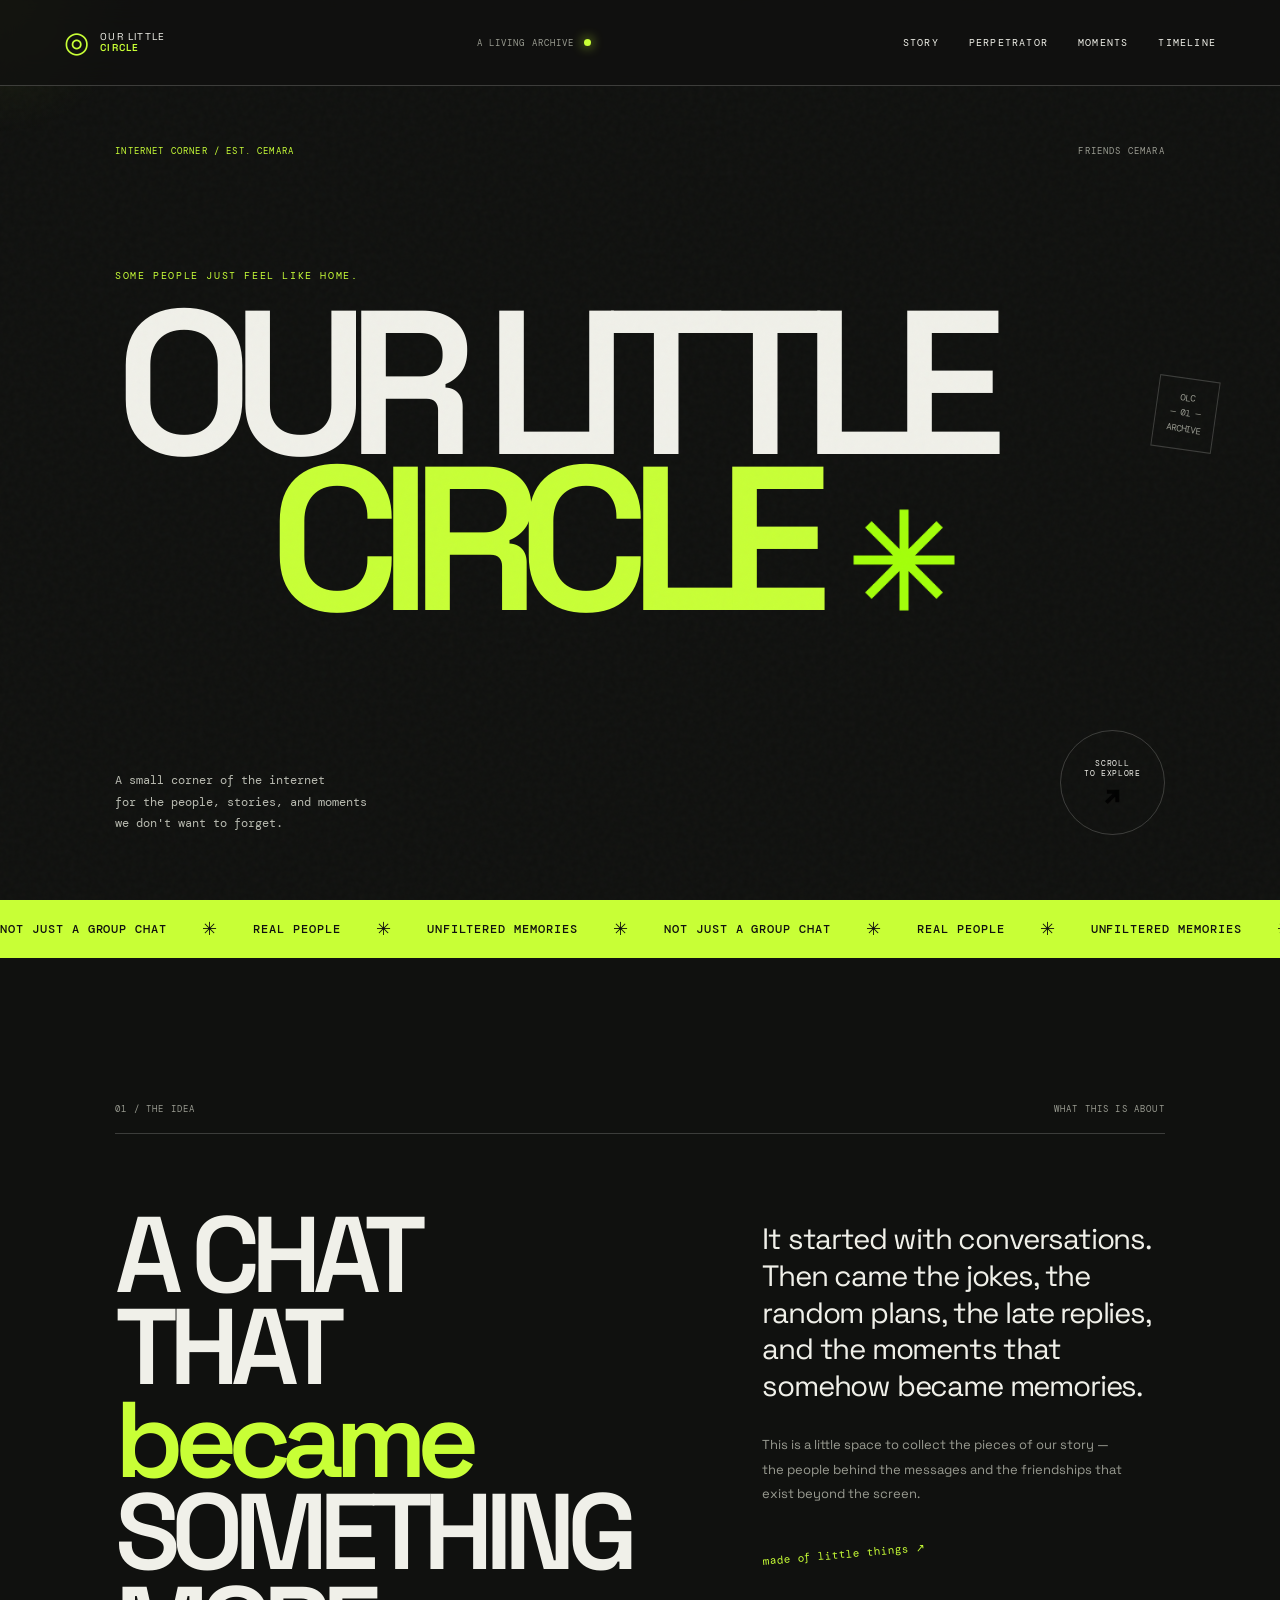
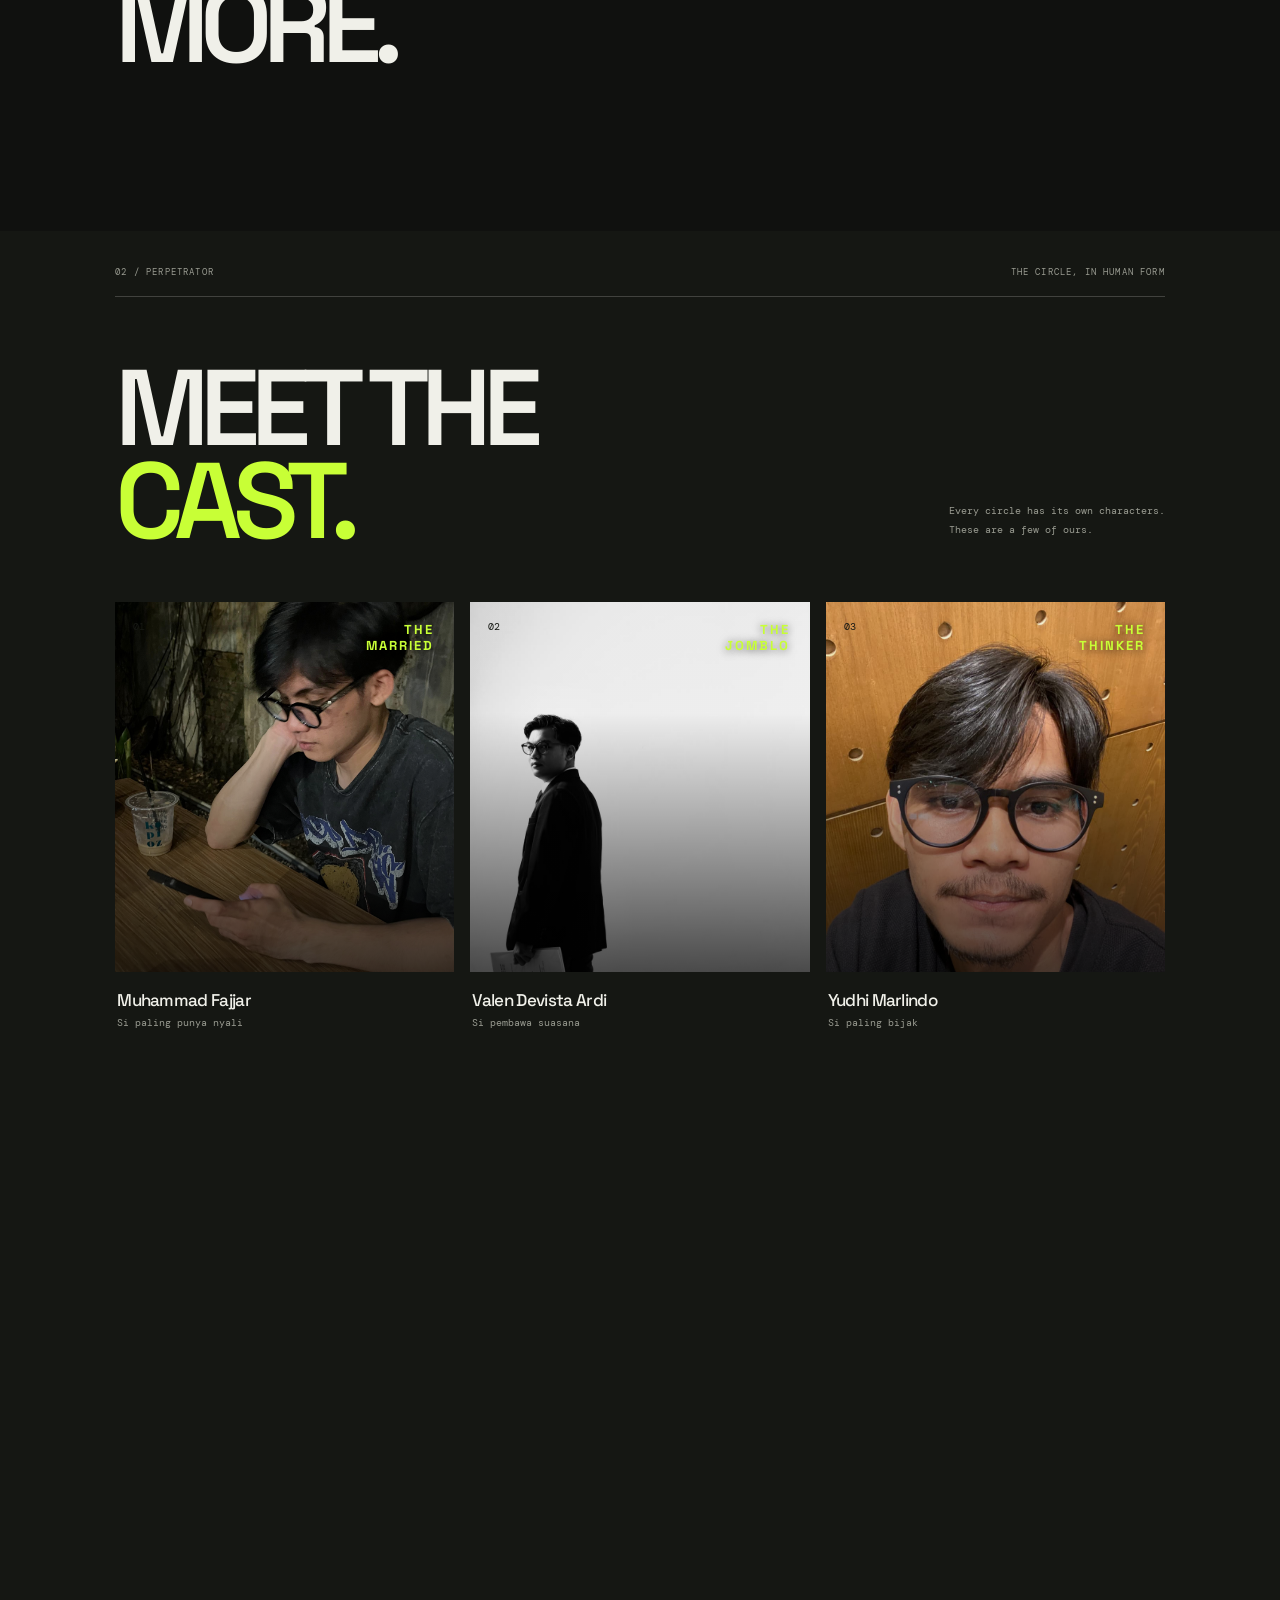
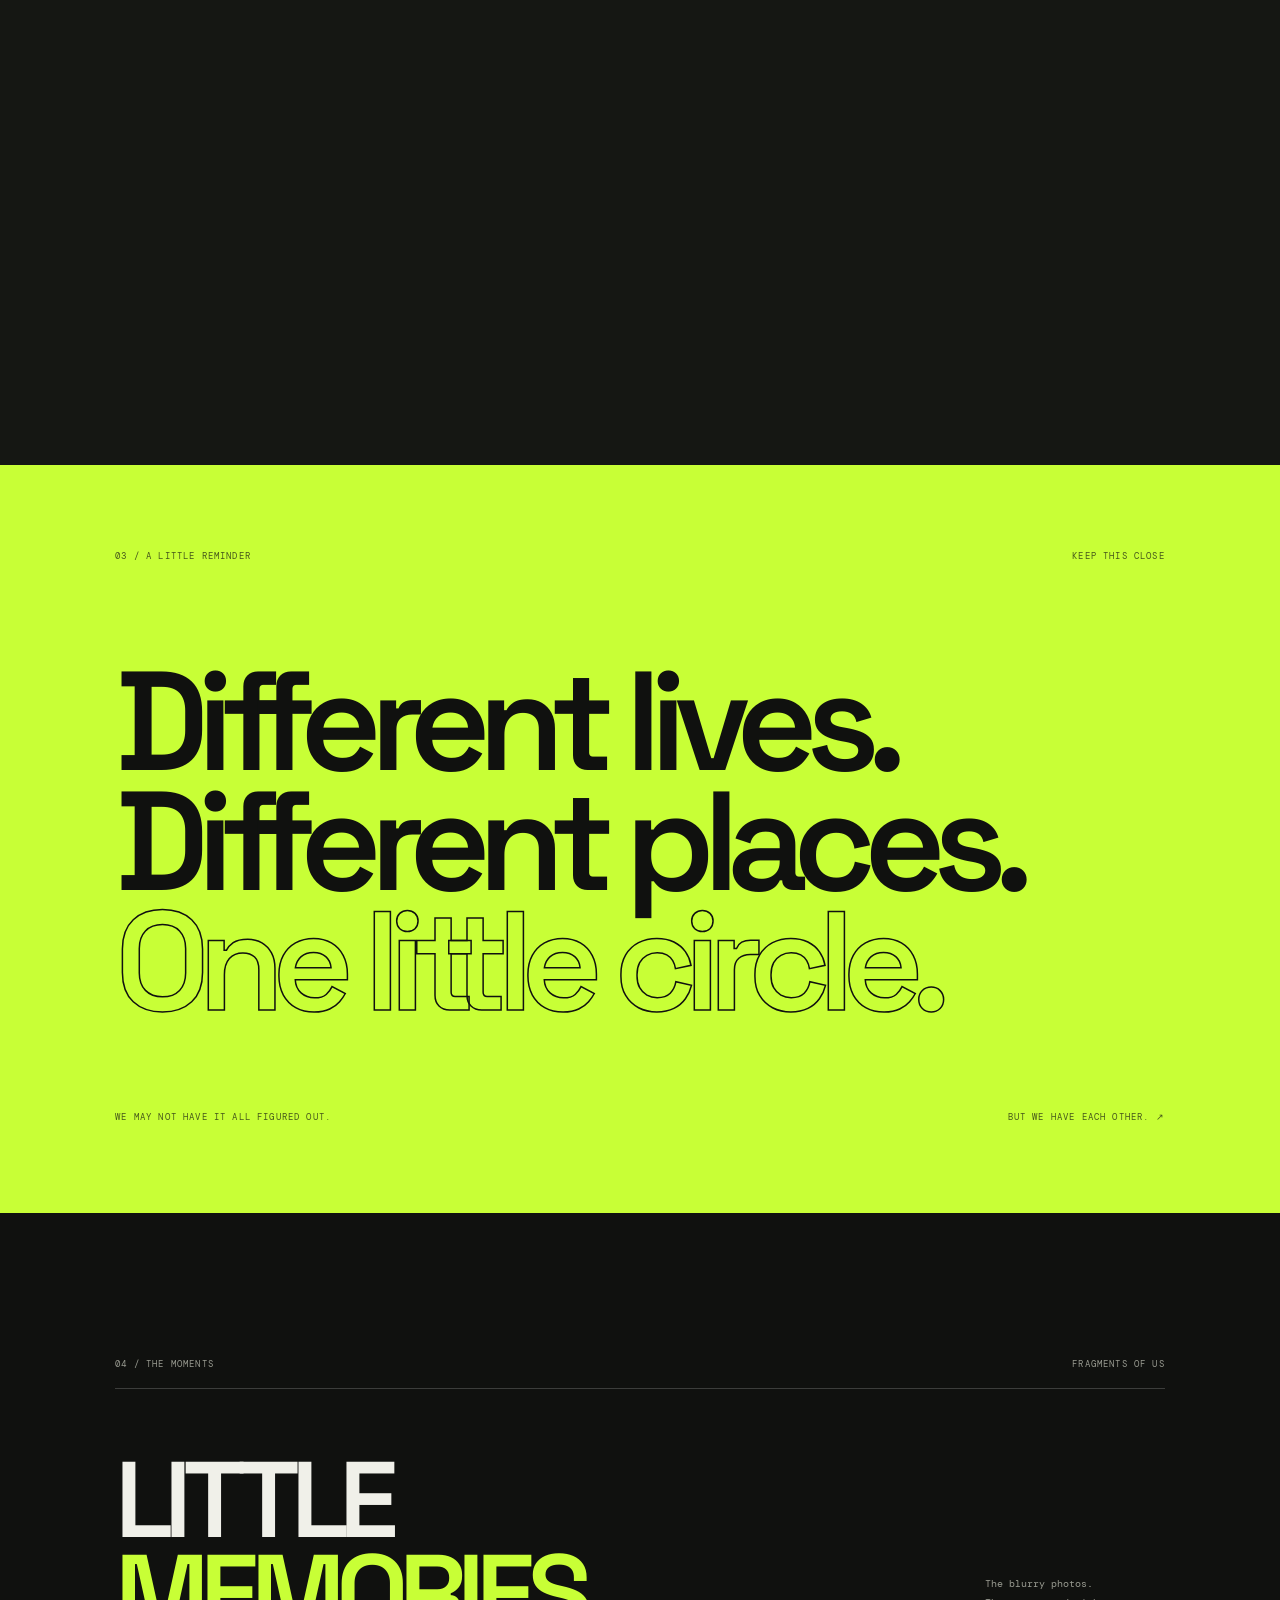
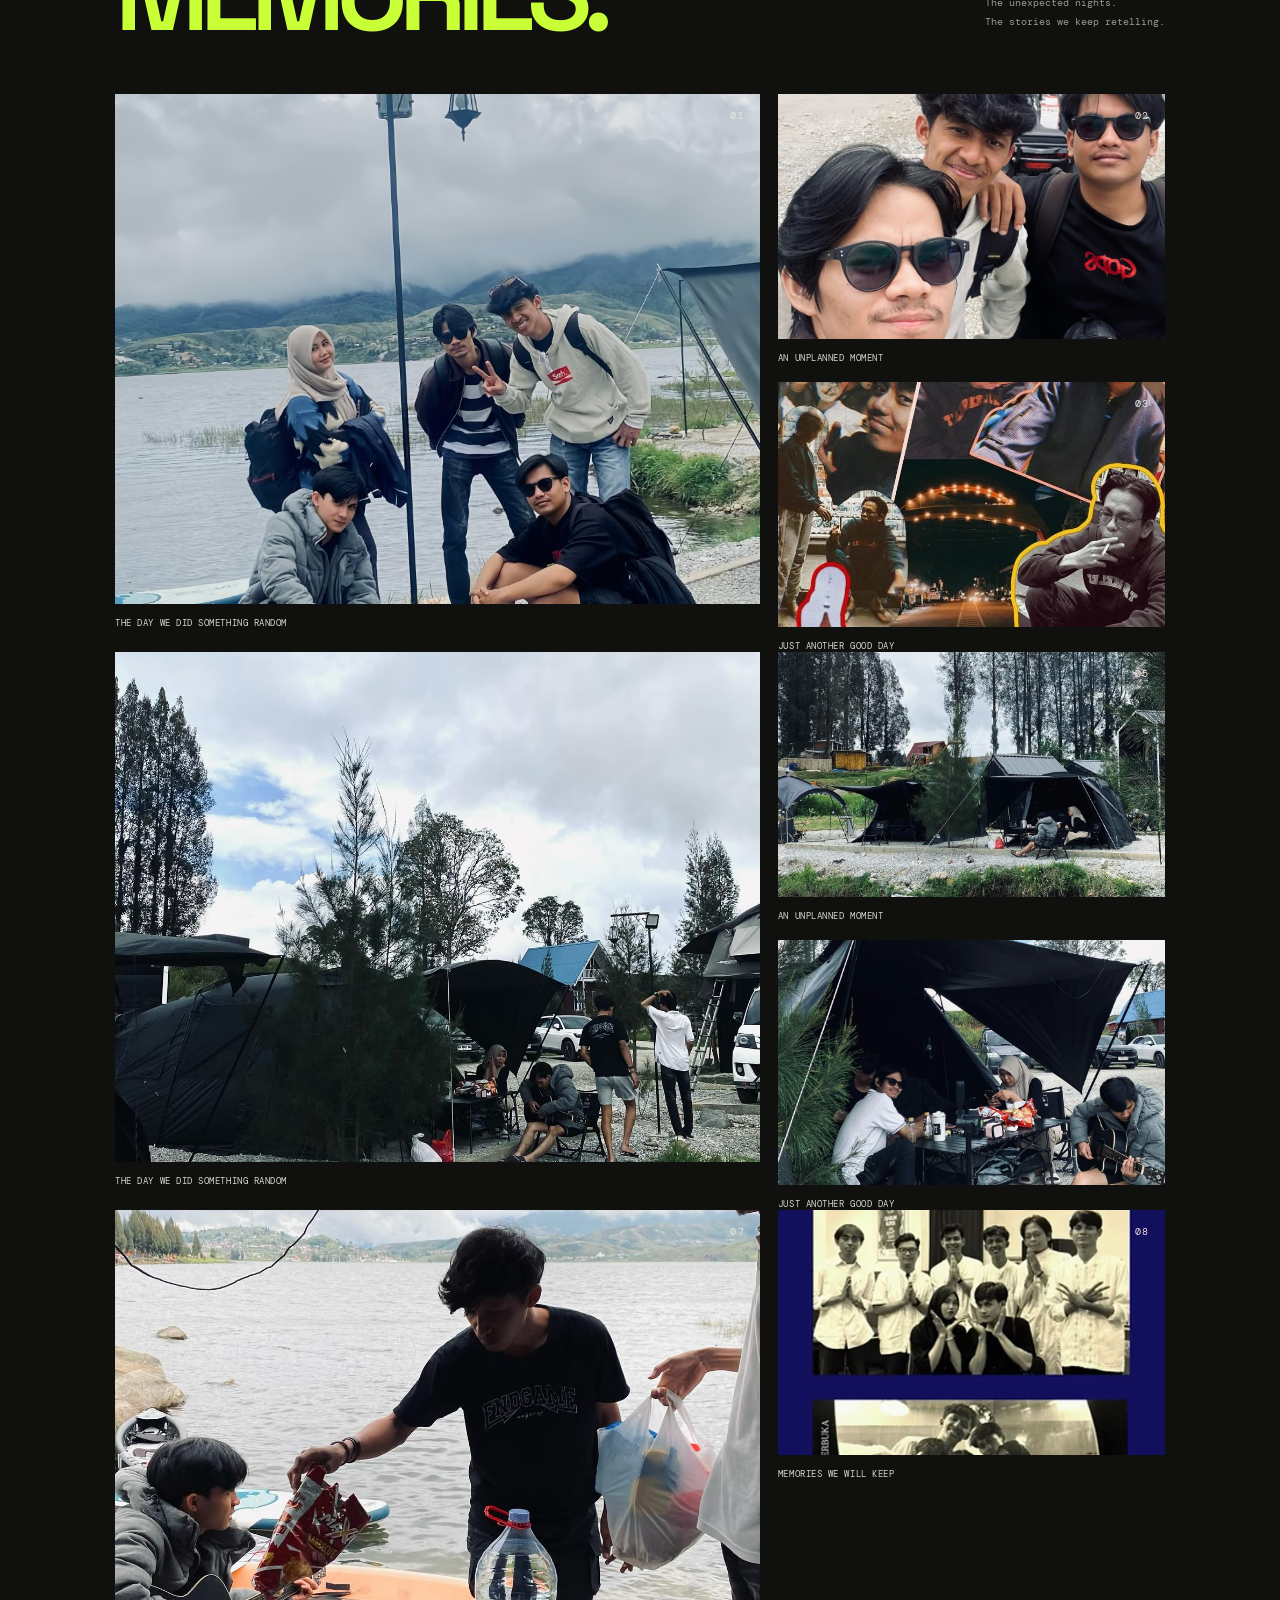
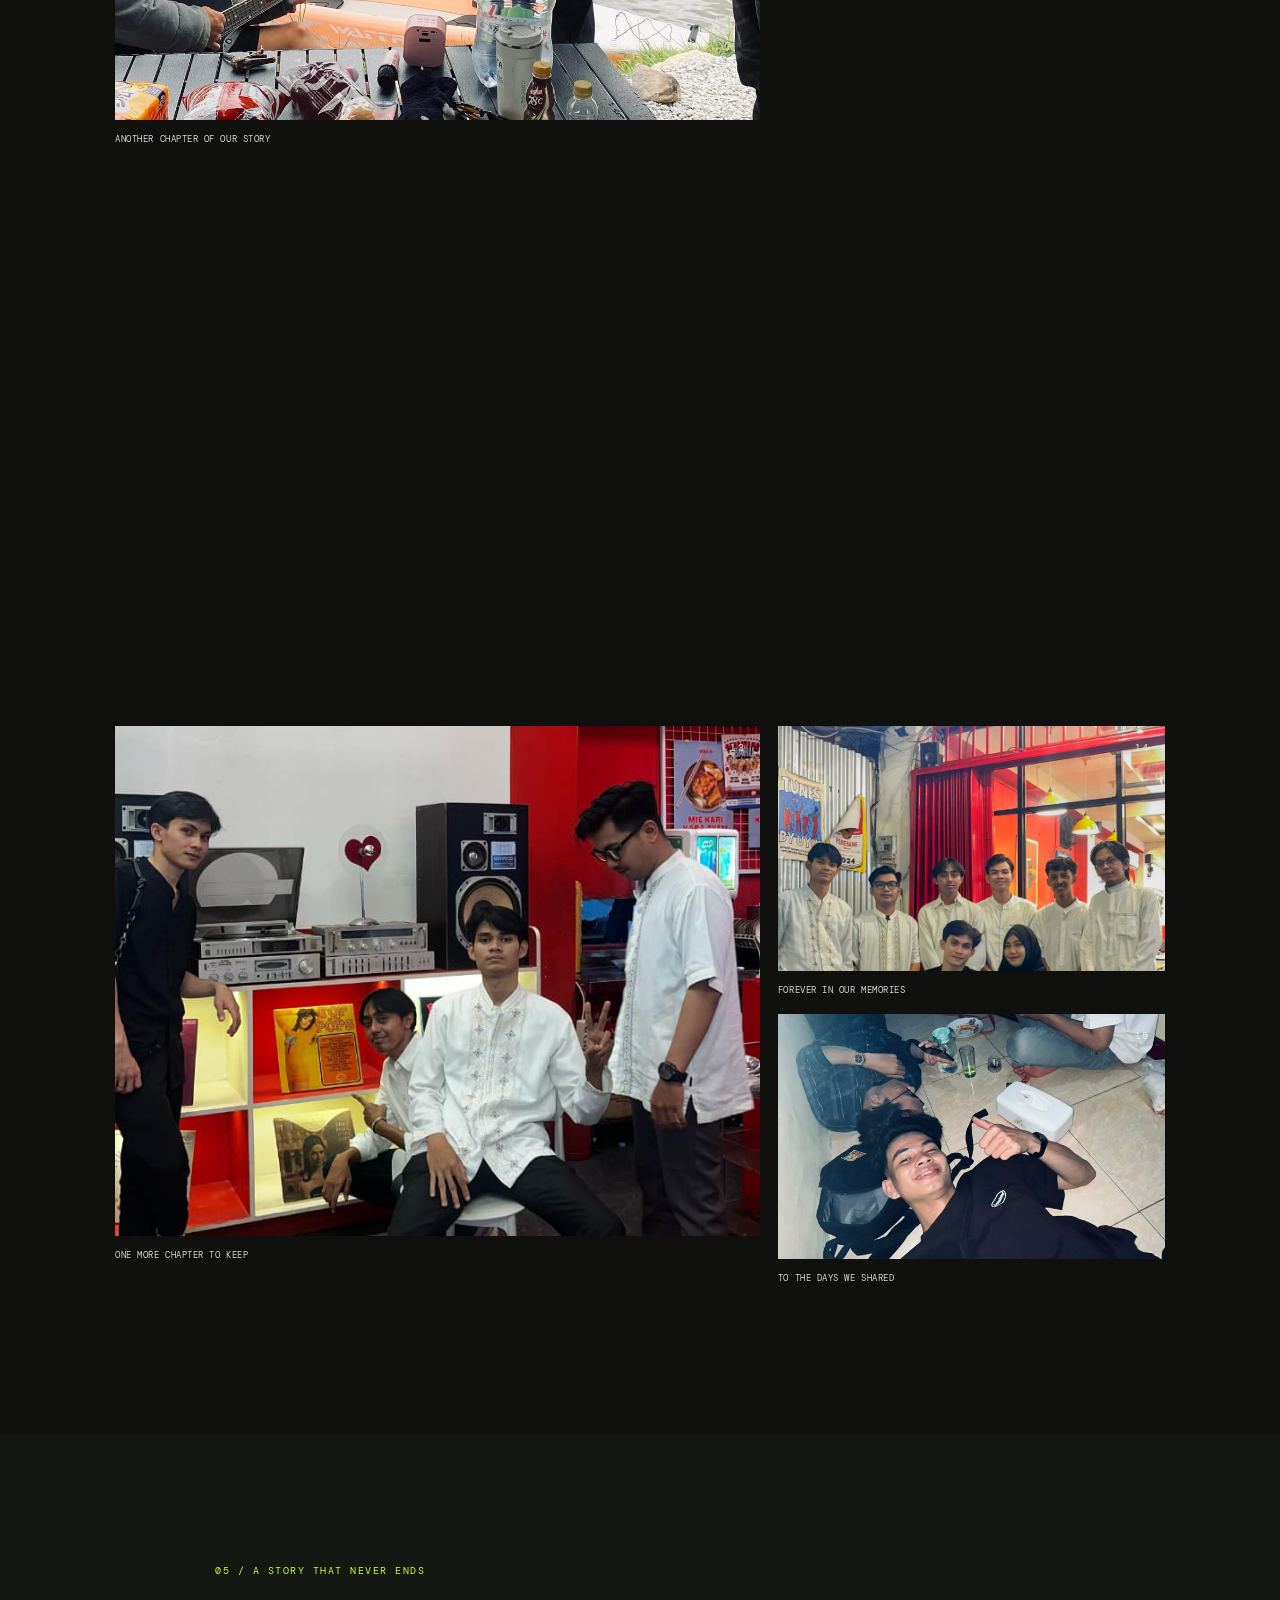
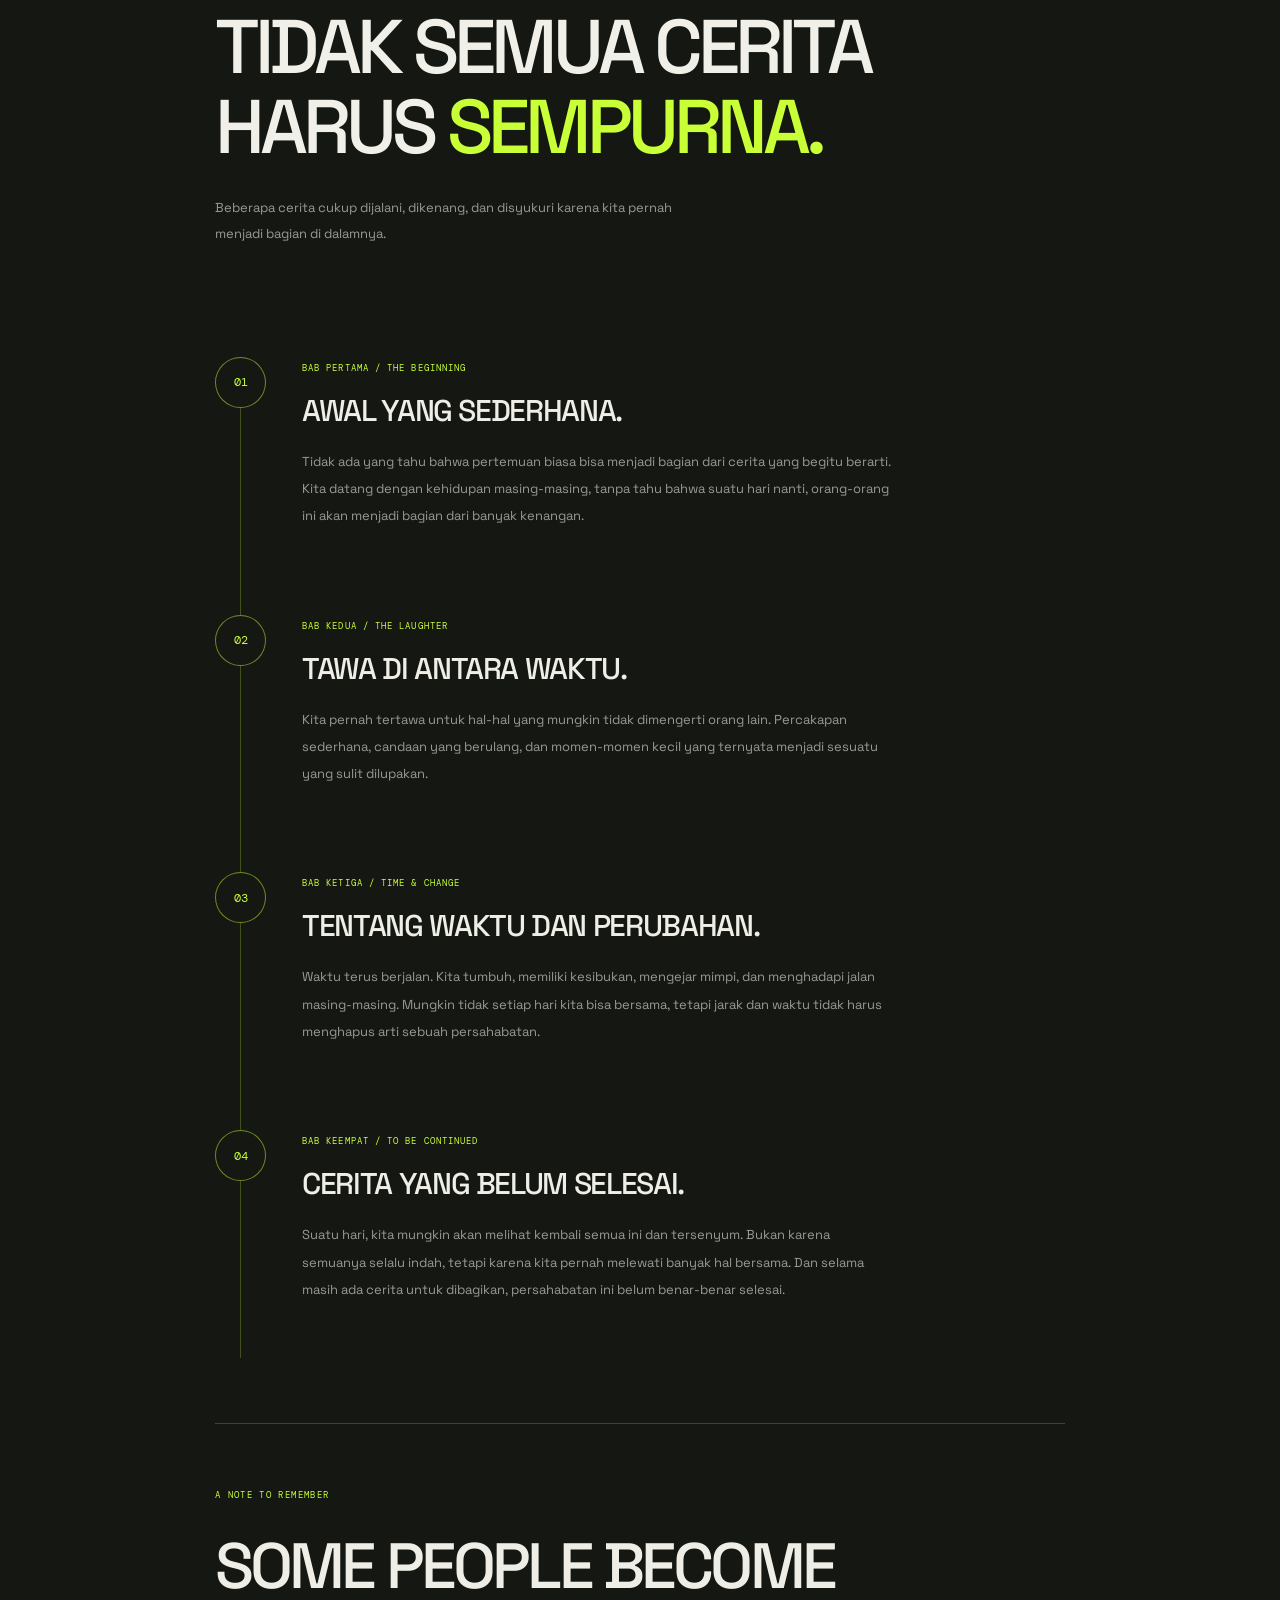
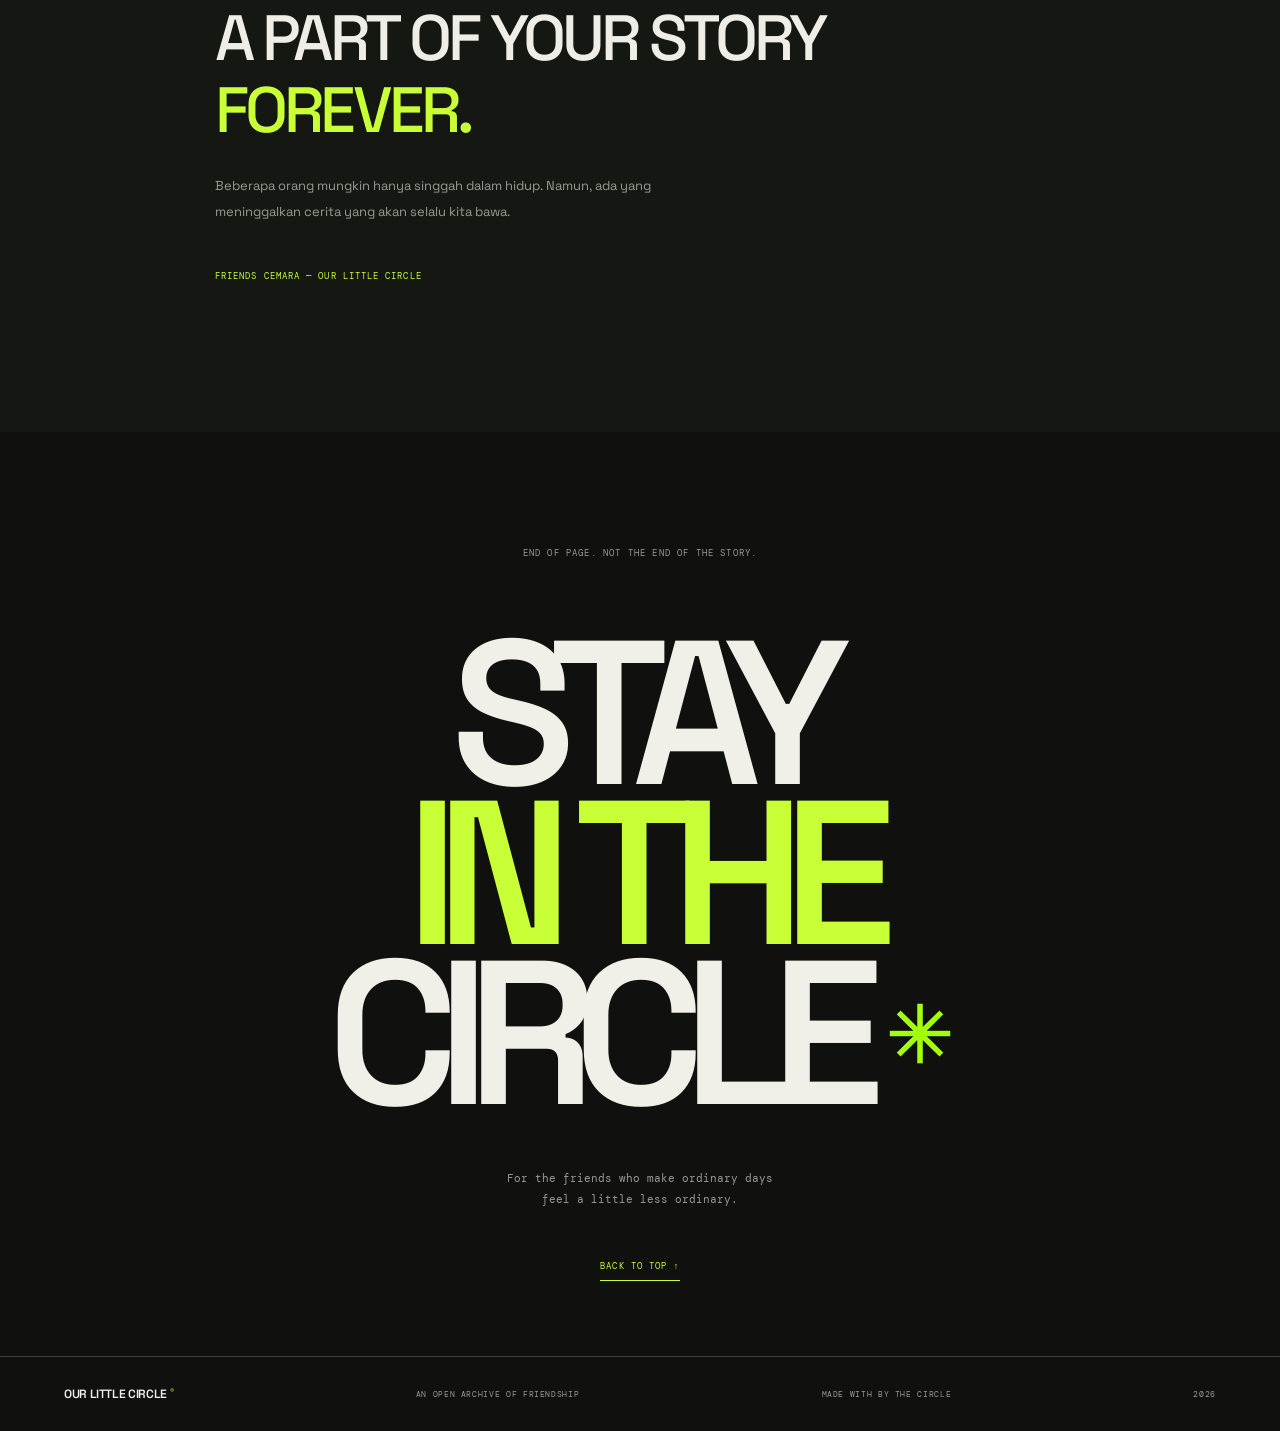
<file: index.html>
<!DOCTYPE html>
<html lang="id">
<head>
  <meta charset="UTF-8">
  <meta name="viewport" content="width=device-width, initial-scale=1.0">
  <meta name="description" content="Our Little Circle — arsip kecil tentang orang-orang, cerita, dan momen yang berarti.">
  <meta name="theme-color" content="#10110f">

  <title>Our Little Circle — A Living Archive</title>

  <link rel="preconnect" href="https://fonts.googleapis.com">
  <link rel="preconnect" href="https://fonts.gstatic.com" crossorigin>

  <link href="https://fonts.googleapis.com/css2?family=DM+Mono:wght@400;500&family=Space+Grotesk:wght@400;500;600;700&display=swap" rel="stylesheet">

  <link rel="stylesheet" href="style.css">
  <script src="script.js" defer></script>
</head>

<body>

  <div class="noise" aria-hidden="true"></div>
  <div class="cursor-glow" aria-hidden="true"></div>

  <!-- HEADER -->
  <header class="topbar">

    <a class="brand" href="#top" aria-label="Our Little Circle, kembali ke atas">
      <span class="brand-mark">◎</span>
      <span>OUR LITTLE<br><b>CIRCLE</b></span>
    </a>

    <span class="top-note">
      A LIVING ARCHIVE
      <span class="live-dot"></span>
    </span>

    <button class="menu-toggle" aria-label="Buka menu" aria-expanded="false">
      <span></span>
      <span></span>
    </button>

    <nav class="nav">
      <a href="#about">STORY</a>
      <a href="#people">PERPETRATOR</a>
      <a href="#moments">MOMENTS</a>
      <a href="#timeline">TIMELINE</a>
    </nav>

  </header>

  <main id="top">

    <!-- HERO -->
    <section class="hero section-pad">

      <div class="hero-meta reveal">
        <span>INTERNET CORNER / EST. CEMARA</span>
        <span>FRIENDS CEMARA</span>
      </div>

      <div class="hero-title-wrap">

        <p class="eyebrow reveal">
          SOME PEOPLE JUST FEEL LIKE HOME.
        </p>


        <h1 class="hero-title">
            <span class="title-line reveal">OUR LITTLE</span>
        
            <span class="title-line title-line-two reveal">
                <em>CIRCLE</em>
        
                <span class="asterisk">
                    <img src="assets/icons/bintang.png" alt="Dekorasi">
                </span>
            </span>
        </h1>


      </div>

      <div class="hero-bottom reveal">

        <p class="hero-description">
          A small corner of the internet<br>
          for the people, stories, and moments<br>
          we don't want to forget.
        </p>


        <a class="round-link" href="#about" aria-label="Jelajahi cerita">
            <span>SCROLL<br>TO EXPLORE</span>
        
            <b class="round-arrow">
                <img src="assets/icons/panah.png" alt="">
            </b>
        </a>


      </div>

      <div class="hero-stamp" aria-hidden="true">
        OLC<br>— 01 —<br>ARCHIVE
      </div>

    </section>

    <!-- TICKER -->
    <section class="ticker" aria-label="Kata-kata tentang komunitas">

      <div class="ticker-track">
        <span>NOT JUST A GROUP CHAT</span>
        <i>✳</i>
        <span>REAL PEOPLE</span>
        <i>✳</i>
        <span>UNFILTERED MEMORIES</span>
        <i>✳</i>
        <span>NOT JUST A GROUP CHAT</span>
        <i>✳</i>
        <span>REAL PEOPLE</span>
        <i>✳</i>
        <span>UNFILTERED MEMORIES</span>
        <i>✳</i>
      </div>

    </section>

    <!-- ABOUT -->
    <section class="intro section-pad" id="about">

      <div class="section-kicker reveal">
        <span>01 / THE IDEA</span>
        <span>WHAT THIS IS ABOUT</span>
      </div>

      <div class="intro-grid">

        <h2 class="section-heading reveal">
          A CHAT<br>
          THAT <em>became</em><br>
          SOMETHING MORE.
        </h2>

        <div class="intro-copy reveal">

          <p class="big-copy">
            It started with conversations. Then came the jokes,
            the random plans, the late replies, and the moments
            that somehow became memories.
          </p>

          <p>
            This is a little space to collect the pieces of our story —
            the people behind the messages and the friendships
            that exist beyond the screen.
          </p>

          <span class="hand-note">made of little things ↗</span>

        </div>

      </div>

    </section>

    <!-- MEMBERS -->
    <section class="people section-pad" id="people">

      <div class="section-kicker reveal">
        <span>02 / PERPETRATOR</span>
        <span>THE CIRCLE, IN HUMAN FORM</span>
      </div>

      <div class="section-title-row reveal">

        <h2 class="section-heading">
          MEET THE<br>
          <em>CAST.</em>
        </h2>

        <p class="side-caption">
          Every circle has its own characters.<br>
          These are a few of ours.
        </p>

      </div>

      <div class="member-grid">

        <!-- MEMBER 01 -->
        <article class="member-card reveal">
          <div class="member-visual visual-one">
            <img src="assets/member/fajar.jpeg" alt="Muhammad Fajjar" loading="lazy">
            <span class="member-number">01</span>
            <span class="visual-label">THE<br>Married</span>
          </div>
          <div class="member-info">
            <div>
              <h3>Muhammad Fajjar</h3>
              <p>Si paling punya nyali</p>
            </div>
            <span class="member-arrow"></span>
          </div>
        </article>

        <!-- MEMBER 02 -->
        <article class="member-card reveal">
          <div class="member-visual visual-two">
            <img src="assets/member/valen.jpeg" alt="Valen Devista Ardi" loading="lazy">
            <span class="member-number">02</span>
            <span class="visual-label">THE<br>Jomblo</span>
          </div>
          <div class="member-info">
            <div>
              <h3>Valen Devista Ardi</h3>
              <p>Si pembawa suasana</p>
            </div>
            <span class="member-arrow"></span>
          </div>
        </article>

        <!-- MEMBER 03 -->
        <article class="member-card reveal">
          <div class="member-visual visual-three">
            <img src="assets/member/yudhi.jpeg" alt="Yudhi Marlindo" loading="lazy">
            <span class="member-number">03</span>
            <span class="visual-label">THE<br>Thinker</span>
          </div>
          <div class="member-info">
            <div>
              <h3>Yudhi Marlindo</h3>
              <p>Si paling bijak</p>
            </div>
            <span class="member-arrow"></span>
          </div>
        </article>

        <!-- MEMBER 04 -->
        <article class="member-card reveal">
          <div class="member-visual visual-three">
            <img src="assets/member/restu.jpeg" alt="Restu Hidayat" loading="lazy">
            <span class="member-number">04</span>
            <span class="visual-label">THE<br>Cheerful</span>
          </div>
          <div class="member-info">
            <div>
              <h3>Restu Hidayat</h3>
              <p>Si paling punya pendirian</p>
            </div>
            <span class="member-arrow"></span>
          </div>
        </article>

        <!-- MEMBER 05 -->
        <article class="member-card reveal">
          <div class="member-visual visual-three">
            <img src="assets/member/lupi.jpeg" alt="M Luthfi Arbera" loading="lazy">
            <span class="member-number">05</span>
            <span class="visual-label">THE<br>Genius</span>
          </div>
          <div class="member-info">
            <div>
              <h3>M Luthfi Arbera</h3>
              <p>Si paling pintar dan Ustad</p>
            </div>
            <span class="member-arrow"></span>
          </div>
        </article>

        <!-- MEMBER 06 -->
        <article class="member-card reveal">
          <div class="member-visual visual-three">
            <img src="assets/member/hamid2.jpeg" alt="Mukhtaza Hamid" loading="lazy">
            <span class="member-number">06</span>
            <span class="visual-label">THE<br>Comedian</span>
          </div>
          <div class="member-info">
            <div>
              <h3>Mukhtaza Hamid</h3>
              <p>Si paling punya kreativitas</p>
            </div>
            <span class="member-arrow"></span>
          </div>
        </article>

        <!-- MEMBER 07 -->
        <article class="member-card reveal">
          <div class="member-visual visual-three">
            <img src="assets/member/andika.jpeg" alt="Andika" loading="lazy">
            <span class="member-number">07</span>
            <span class="visual-label">THE<br>Spirit</span>
          </div>
          <div class="member-info">
            <div>
              <h3>Andika Aan</h3>
              <p>Si paling kerja keras</p>
            </div>
            <span class="member-arrow"></span>
          </div>
        </article>

        <!-- MEMBER 08 -->
        <article class="member-card reveal">
          <div class="member-visual visual-three">
            <img src="assets/member/sri.jpeg" alt="Sri Rahmawati" loading="lazy">
            <span class="member-number">08</span>
            <span class="visual-label">THE<br>Married</span>
          </div>
          <div class="member-info">
            <div>
              <h3>Sri Rahmawati</h3>
              <p>Si paling nana</p>
            </div>
            <span class="member-arrow"></span>
          </div>
        </article>

      </div>

    </section>

    <!-- MANIFESTO -->
    <section class="manifesto section-pad">

      <div class="manifesto-top reveal">
        <span>03 / A LITTLE REMINDER</span>
        <span>KEEP THIS CLOSE</span>
      </div>

      <p class="manifesto-text reveal">
        Different lives.<br>
        Different places.<br>
        <em>One little circle.</em>
      </p>

      <div class="manifesto-bottom reveal">
        <span>WE MAY NOT HAVE IT ALL FIGURED OUT.</span>
        <span>BUT WE HAVE EACH OTHER. ↗</span>
      </div>

    </section>

    <!-- MOMENTS -->
    <section class="moments section-pad" id="moments">

      <div class="section-kicker reveal">
        <span>04 / THE MOMENTS</span>
        <span>FRAGMENTS OF US</span>
      </div>

      <div class="section-title-row reveal">

        <h2 class="section-heading">
          LITTLE<br>
          <em>MEMORIES.</em>
        </h2>

        <p class="side-caption">
          The blurry photos.<br>
          The unexpected nights.<br>
          The stories we keep retelling.
        </p>

      </div>


<!-- MEMORY ROW 01 -->
<div class="memory-grid">

  <div class="memory-card memory-large reveal">
    <div class="memory-placeholder placeholder-a">
      <img src="assets/memories/alahan2.jpeg" alt="Kenangan pertama" loading="lazy">
      <b>01</b>
    </div>
    <p>THE DAY WE DID SOMETHING RANDOM <span></span></p>
  </div>

  <div class="memory-card reveal">
    <div class="memory-placeholder placeholder-b">
      <img src="assets/memories/alahan.jpeg" alt="Kenangan kedua" loading="lazy">
      <b>02</b>
    </div>
    <p>AN UNPLANNED MOMENT <span></span></p>
  </div>

  <div class="memory-card reveal">
    <div class="memory-placeholder placeholder-c">
      <img src="assets/memories/bukik.jpeg" alt="Kenangan ketiga" loading="lazy">
      <b>03</b>
    </div>
    <p>JUST ANOTHER GOOD DAY <span></span></p>
  </div>

</div>


<!-- MEMORY ROW 02 -->
<div class="memory-grid">

  <div class="memory-card memory-large reveal">
    <div class="memory-placeholder placeholder-a">
      <img src="assets/memories/alahan4.jpeg" alt="Kenangan keempat" loading="lazy">
      <b>04</b>
    </div>
    <p>THE DAY WE DID SOMETHING RANDOM <span></span></p>
  </div>

  <div class="memory-card reveal">
    <div class="memory-placeholder placeholder-b">
      <img src="assets/memories/alahan5.jpeg" alt="Kenangan kelima" loading="lazy">
      <b>05</b>
    </div>
    <p>AN UNPLANNED MOMENT <span></span></p>
  </div>

  <div class="memory-card reveal">
    <div class="memory-placeholder placeholder-c">
      <img src="assets/memories/alahan3.jpeg" alt="Kenangan keenam" loading="lazy">
      <b>06</b>
    </div>
    <p>JUST ANOTHER GOOD DAY <span></span></p>
  </div>

</div>


<!-- MEMORY ROW 03 -->
<div class="memory-grid">

  <div class="memory-card memory-large reveal">
    <div class="memory-placeholder placeholder-a">
      <img src="assets/memories/alahan6.jpeg" alt="Kenangan ketujuh" loading="lazy">
      <b>07</b>
    </div>
    <p>ANOTHER CHAPTER OF OUR STORY <span></span></p>
  </div>

  <div class="memory-card reveal">
    <div class="memory-placeholder placeholder-b">
      <img src="assets/memories/bukber3.jpeg" alt="Kenangan kedelapan" loading="lazy">
      <b>08</b>
    </div>
    <p>MEMORIES WE WILL KEEP <span></span></p>
  </div>

  <div class="memory-card reveal">
    <div class="memory-placeholder placeholder-c">
      <img src="assets/memories/bukber1.jpeg" alt="Kenangan kesembilan" loading="lazy">
      <b>09</b>
    </div>
    <p>TOGETHER, AS ALWAYS <span></span></p>
  </div>
  
</div>
<!-- MEMORY ROW 04 -->
<div class="memory-grid">

  <div class="memory-card memory-large reveal">
    <div class="memory-placeholder placeholder-a">
      <img src="assets/memories/bukber4.jpeg" alt="Kenangan kesepuluh" loading="lazy">
      <b>10</b>
    </div>
    <p>ANOTHER DAY TO REMEMBER <span></span></p>
  </div>

  <div class="memory-card reveal">
    <div class="memory-placeholder placeholder-b">
      <img src="assets/memories/nongki2.jpeg" alt="Kenangan kesebelas" loading="lazy">
      <b>11</b>
    </div>
    <p>THE MOMENTS BETWEEN US <span></span></p>
  </div>

  <div class="memory-card reveal">
    <div class="memory-placeholder placeholder-c">
      <img src="assets/memories/nongki3.jpeg" alt="Kenangan kedua belas" loading="lazy">
      <b>12</b>
    </div>
    <p>GOOD TIMES, GOOD PEOPLE <span></span></p>
  </div>

</div>


<!-- MEMORY ROW 05 -->
<div class="memory-grid">

  <div class="memory-card memory-large reveal">
    <div class="memory-placeholder placeholder-a">
      <img src="assets/memories/bukber6.jpeg" alt="Kenangan ketiga belas" loading="lazy">
      <b>13</b>
    </div>
    <p>ONE MORE CHAPTER TO KEEP <span></span></p>
  </div>

  <div class="memory-card reveal">
    <div class="memory-placeholder placeholder-b">
      <img src="assets/memories/bukber5.jpeg" alt="Kenangan keempat belas" loading="lazy">
      <b>14</b>
    </div>
    <p>FOREVER IN OUR MEMORIES <span></span></p>
  </div>

  <div class="memory-card reveal">
    <div class="memory-placeholder placeholder-c">
      <img src="assets/memories/nongki4.jpeg" alt="Kenangan kelima belas" loading="lazy">
      <b>15</b>
    </div>
    <p>TO THE DAYS WE SHARED <span></span></p>
  </div>

</div>
 </section>
    <!-- MOMENTS SELESAI -->

    
<!-- TIMELINE / THE STORY THAT STAYS -->
<section class="timeline-section" id="timeline">

    <div class="timeline-intro">
        <span class="section-label">05 / A STORY THAT NEVER ENDS</span>

        <h2>
            TIDAK SEMUA CERITA<br>
            HARUS <em>SEMPURNA.</em>
        </h2>

        <p class="timeline-description">
            Beberapa cerita cukup dijalani, dikenang, dan disyukuri
            karena kita pernah menjadi bagian di dalamnya.
        </p>
    </div>

    <div class="story-timeline">

        <!-- BAB 01 -->
        <article class="story-chapter">
            <div class="chapter-marker">
                <span>01</span>
            </div>

            <div class="chapter-content">
                <span class="chapter-label">BAB PERTAMA / THE BEGINNING</span>
                <h3>AWAL YANG SEDERHANA.</h3>

                <p>
                    Tidak ada yang tahu bahwa pertemuan biasa bisa menjadi
                    bagian dari cerita yang begitu berarti. Kita datang
                    dengan kehidupan masing-masing, tanpa tahu bahwa suatu
                    hari nanti, orang-orang ini akan menjadi bagian dari
                    banyak kenangan.
                </p>
            </div>
        </article>

        <!-- BAB 02 -->
        <article class="story-chapter">
            <div class="chapter-marker">
                <span>02</span>
            </div>

            <div class="chapter-content">
                <span class="chapter-label">BAB KEDUA / THE LAUGHTER</span>
                <h3>TAWA DI ANTARA WAKTU.</h3>

                <p>
                    Kita pernah tertawa untuk hal-hal yang mungkin tidak
                    dimengerti orang lain. Percakapan sederhana, candaan
                    yang berulang, dan momen-momen kecil yang ternyata
                    menjadi sesuatu yang sulit dilupakan.
                </p>
            </div>
        </article>

        <!-- BAB 03 -->
        <article class="story-chapter">
            <div class="chapter-marker">
                <span>03</span>
            </div>

            <div class="chapter-content">
                <span class="chapter-label">BAB KETIGA / TIME & CHANGE</span>
                <h3>TENTANG WAKTU DAN PERUBAHAN.</h3>

                <p>
                    Waktu terus berjalan. Kita tumbuh, memiliki kesibukan,
                    mengejar mimpi, dan menghadapi jalan masing-masing.
                    Mungkin tidak setiap hari kita bisa bersama, tetapi
                    jarak dan waktu tidak harus menghapus arti sebuah
                    persahabatan.
                </p>
            </div>
        </article>

        <!-- BAB 04 -->
        <article class="story-chapter">
            <div class="chapter-marker">
                <span>04</span>
            </div>

            <div class="chapter-content">
                <span class="chapter-label">BAB KEEMPAT / TO BE CONTINUED</span>
                <h3>CERITA YANG BELUM SELESAI.</h3>

                <p>
                    Suatu hari, kita mungkin akan melihat kembali semua
                    ini dan tersenyum. Bukan karena semuanya selalu indah,
                    tetapi karena kita pernah melewati banyak hal bersama.
                    Dan selama masih ada cerita untuk dibagikan,
                    persahabatan ini belum benar-benar selesai.
                </p>
            </div>
        </article>

    </div>

    <!-- CLOSING QUOTE -->
    <div class="timeline-quote">
        <span class="quote-label">A NOTE TO REMEMBER</span>

        <h3>
            SOME PEOPLE BECOME<br>
            A PART OF YOUR STORY<br>
            <em>FOREVER.</em>
        </h3>

        <p>
            Beberapa orang mungkin hanya singgah dalam hidup.
            Namun, ada yang meninggalkan cerita yang akan selalu kita bawa.
        </p>

        <span class="quote-signature">FRIENDS CEMARA — OUR LITTLE CIRCLE</span>
    </div>

</section>


    <!-- CLOSING -->
    <section class="closing section-pad">

      <span class="closing-eyebrow reveal">
        END OF PAGE. NOT THE END OF THE STORY.
      </span>

      
      <h2 class="closing-title reveal">
          <span class="closing-line">STAY</span>
          <span class="closing-line closing-middle">IN THE</span>
          <span class="closing-line closing-last">
              CIRCLE
              <span class="closing-star">
                  <img src="assets/icons/bintang.png" alt="Dekorasi">
              </span>
          </span>
      </h2>


      <p class="closing-copy reveal">
        For the friends who make ordinary days<br>
        feel a little less ordinary.
      </p>

      <a class="back-top reveal" href="#top">
        BACK TO TOP ↑
      </a>

    </section>

  </main>

  <!-- FOOTER -->
  <footer class="footer">

    <a class="footer-brand" href="#top">
      OUR LITTLE CIRCLE<span>®</span>
    </a>

    <span>AN OPEN ARCHIVE OF FRIENDSHIP</span>
    <span>MADE WITH BY THE CIRCLE</span>
    <span id="year"></span>

  </footer>

</body>
</html>
</file>
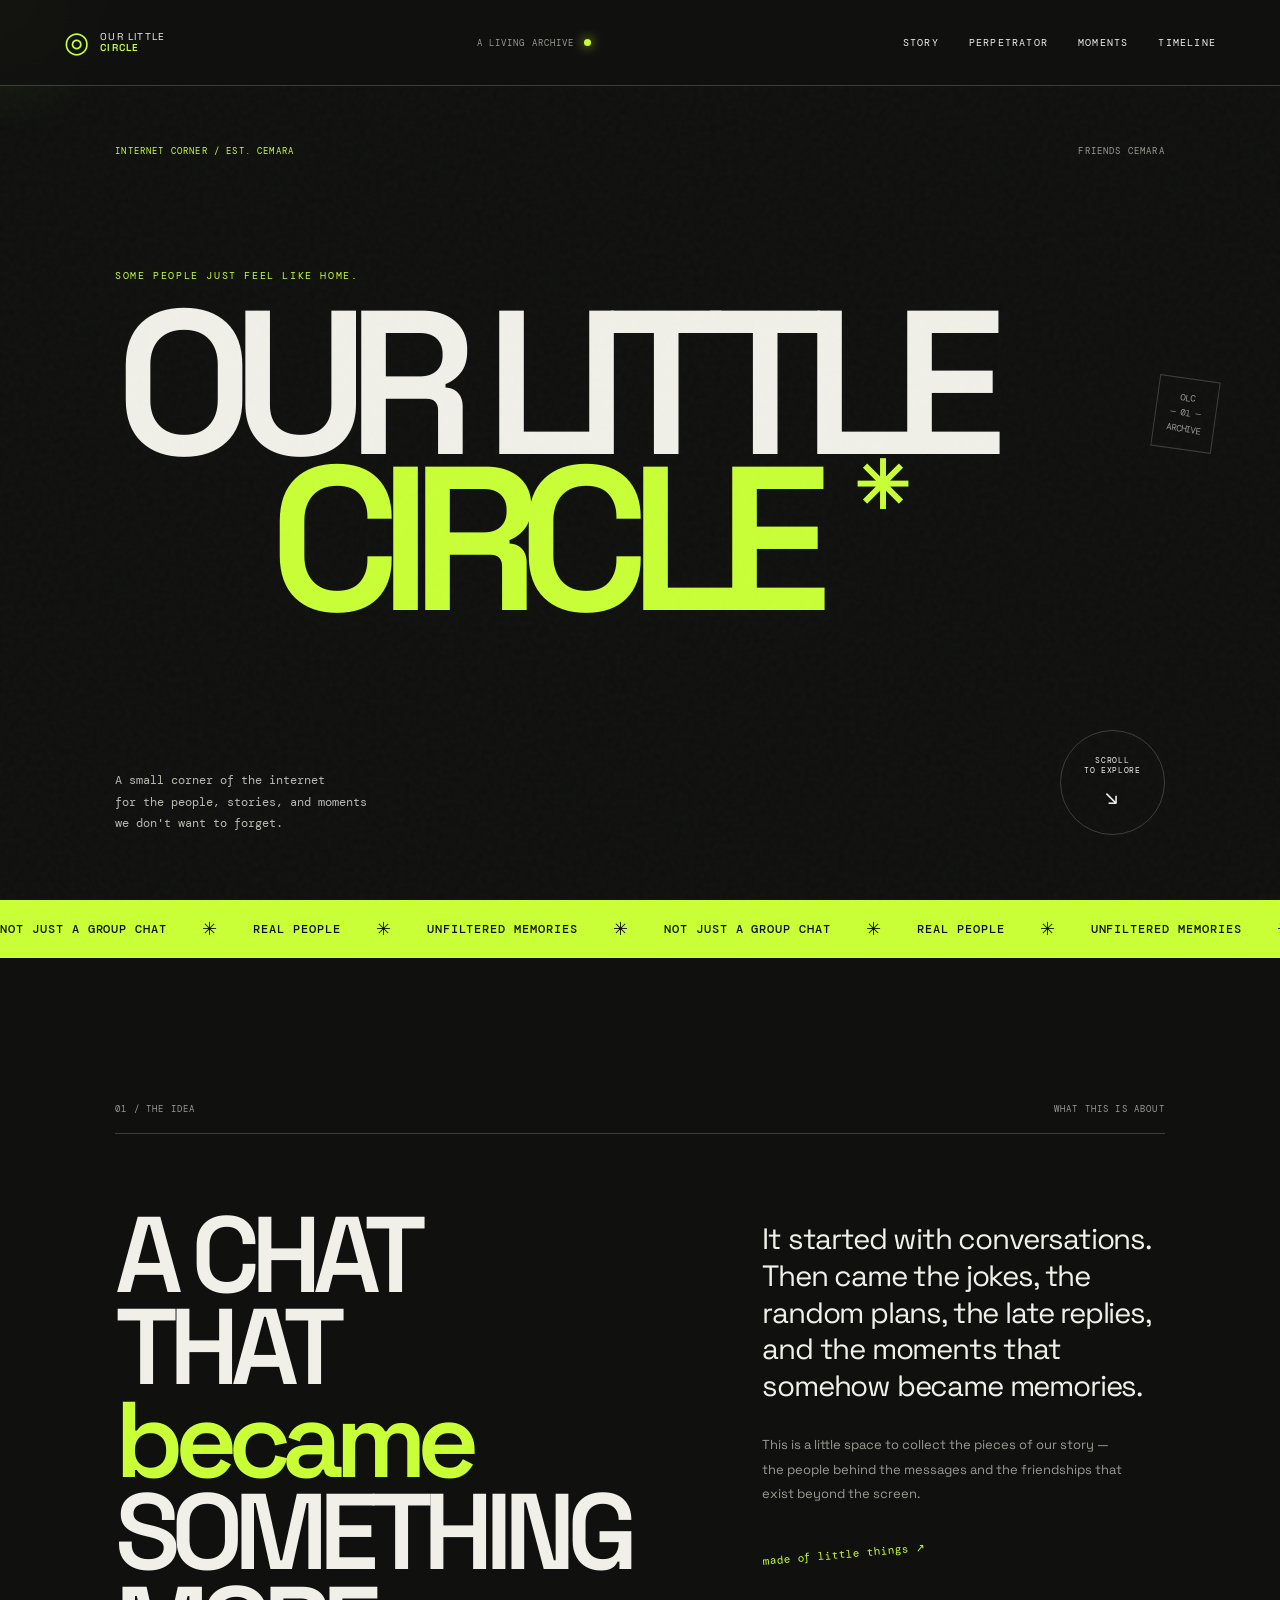
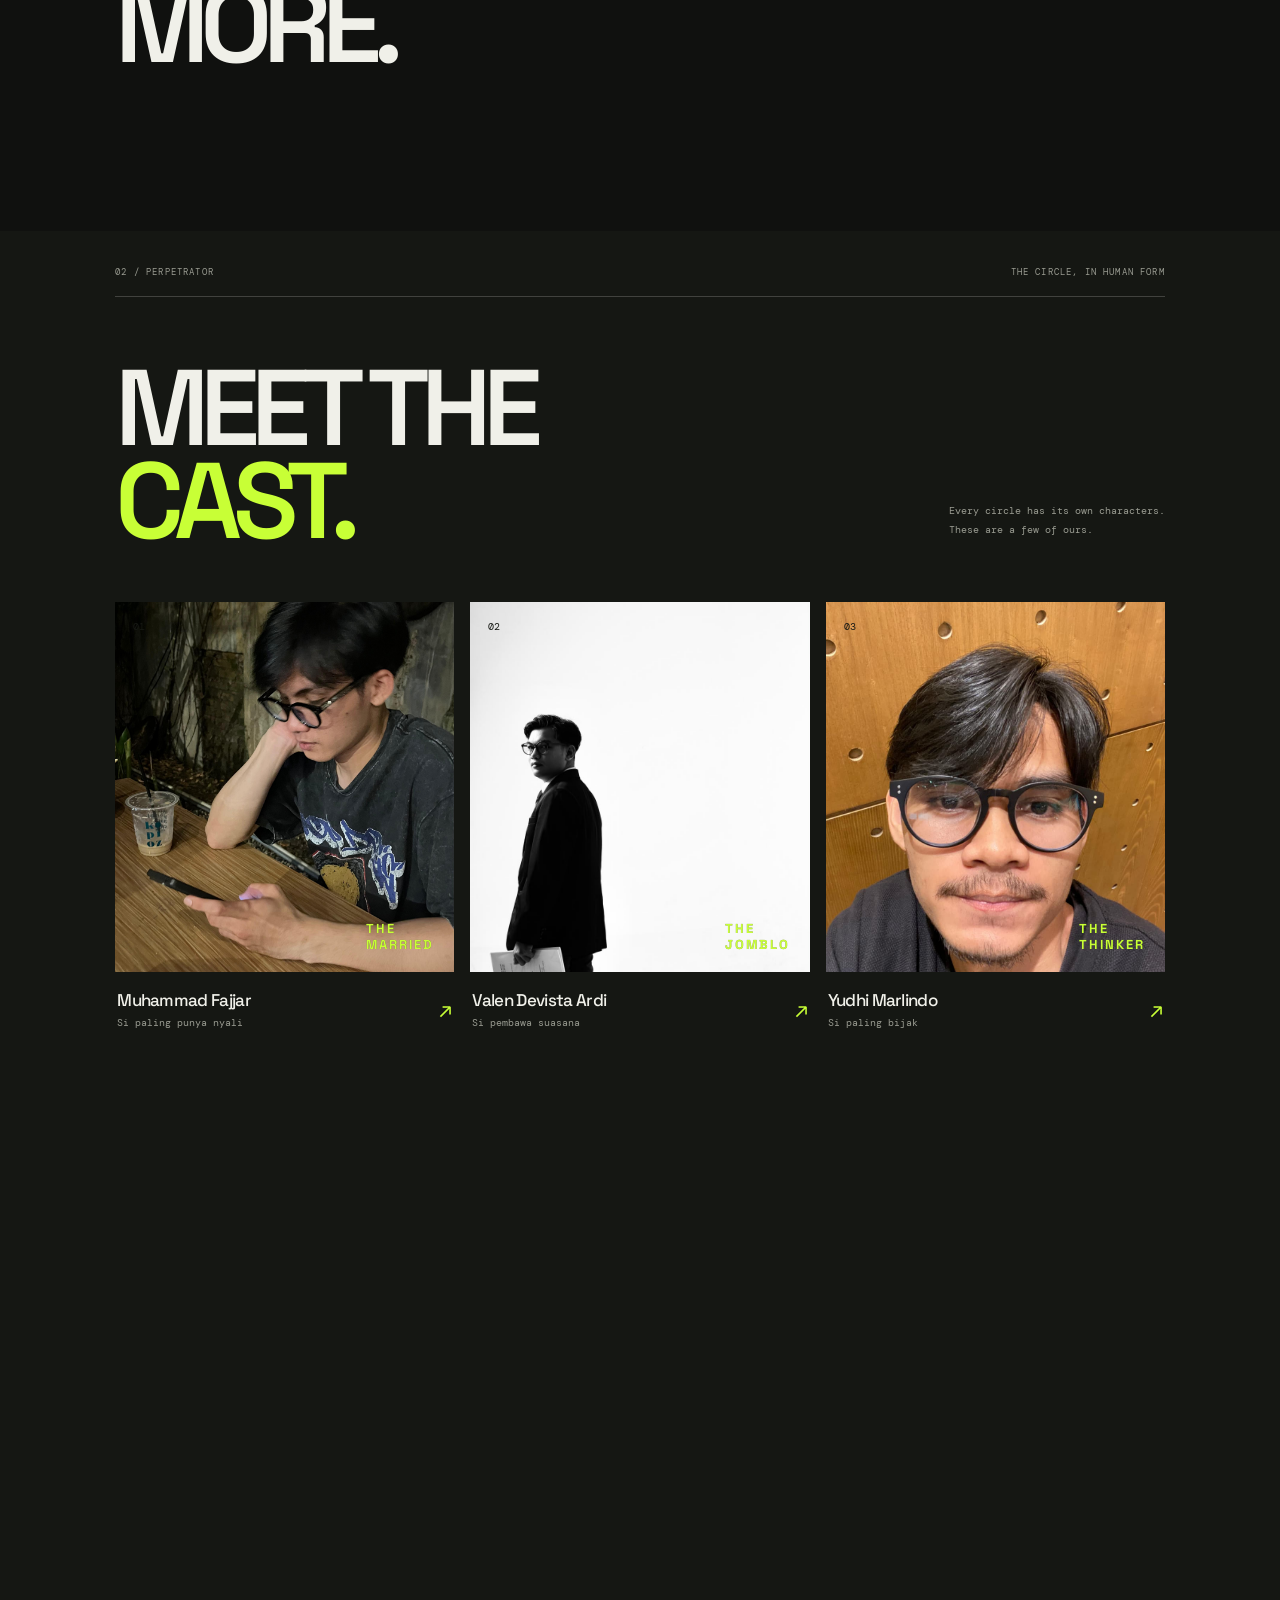
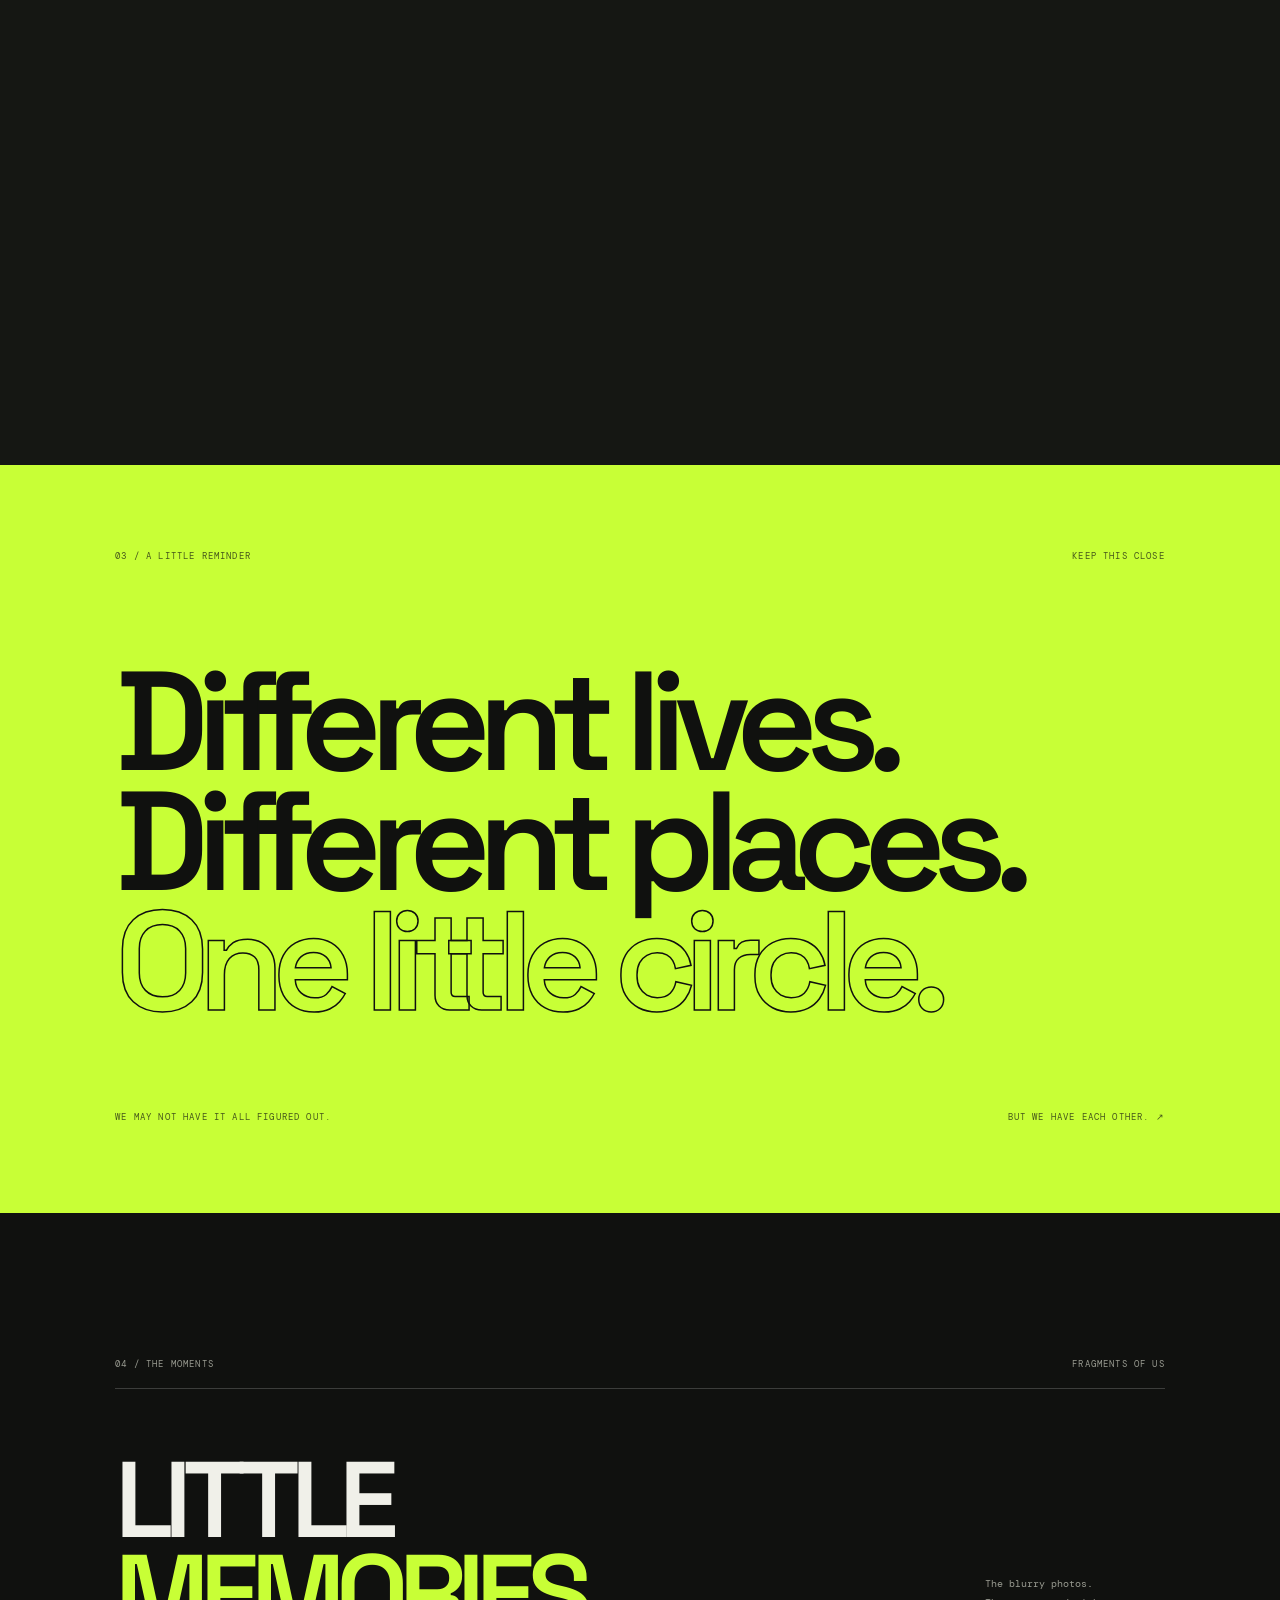
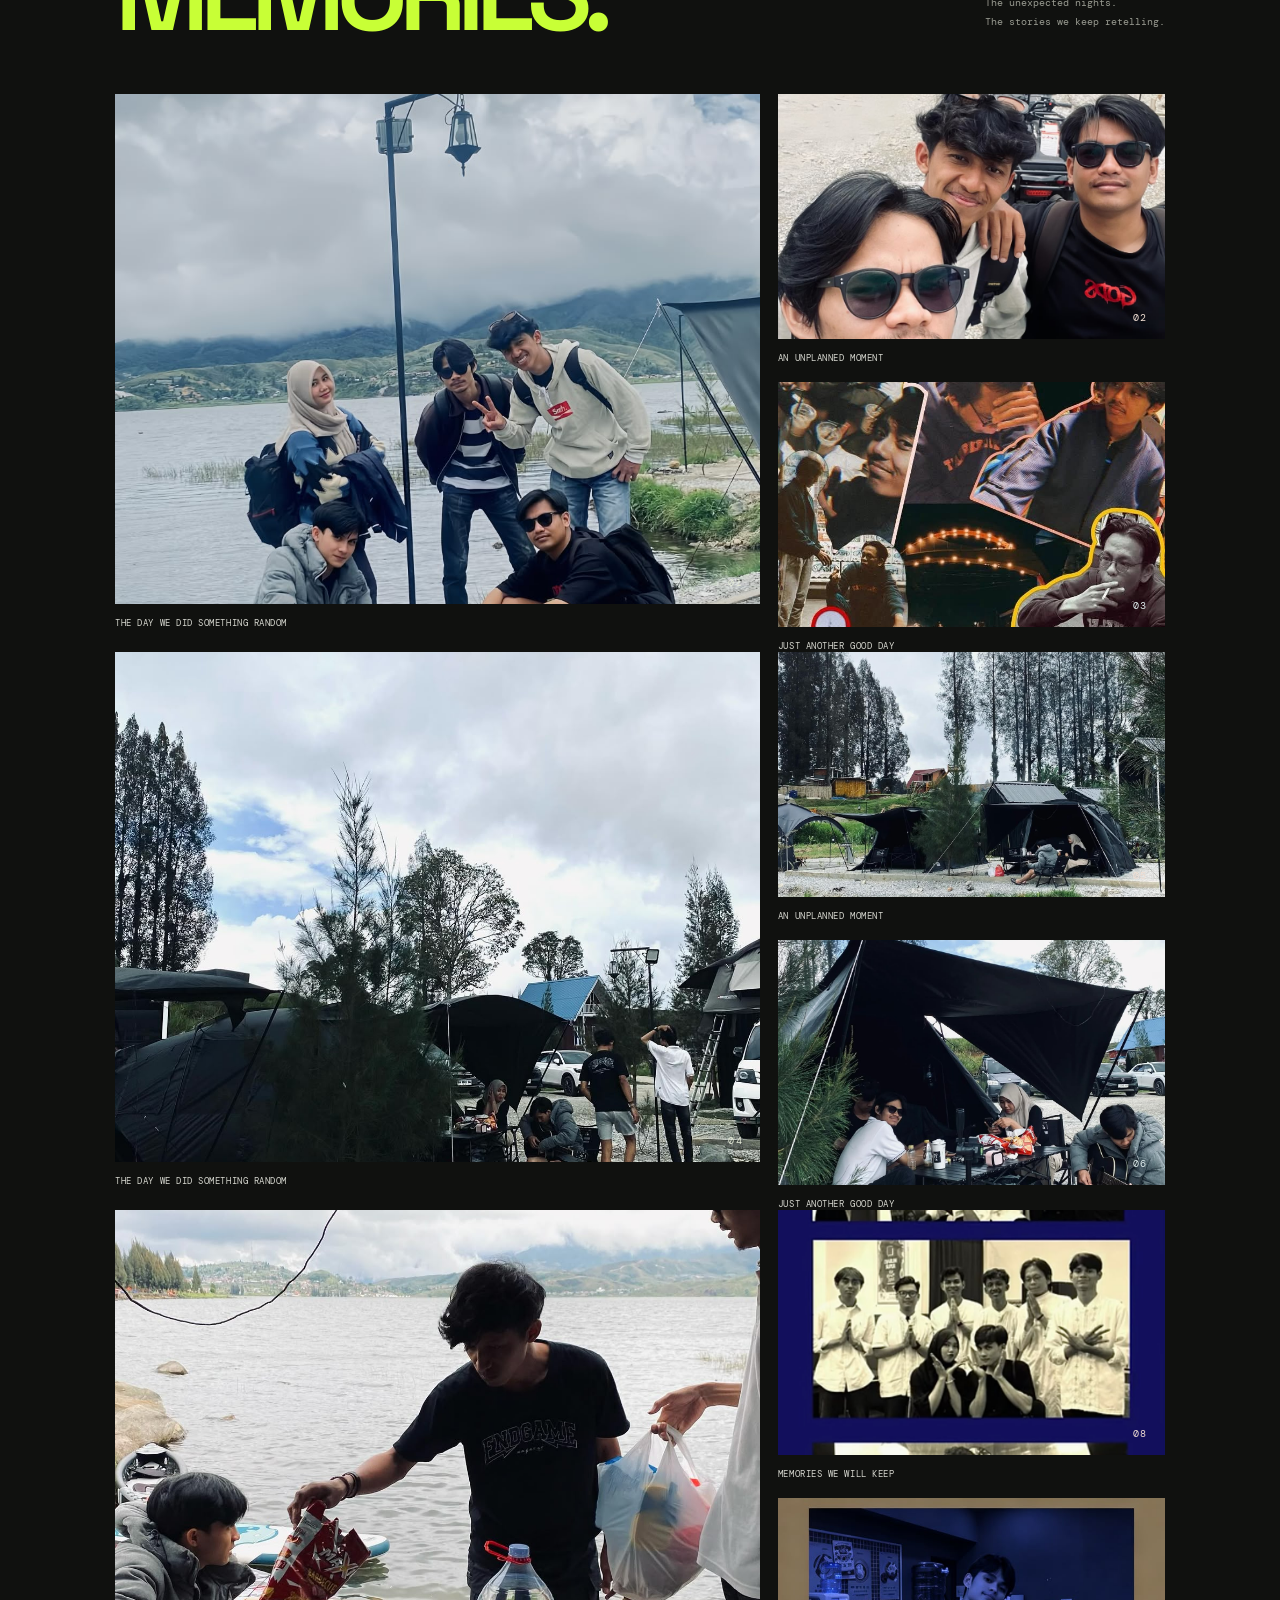
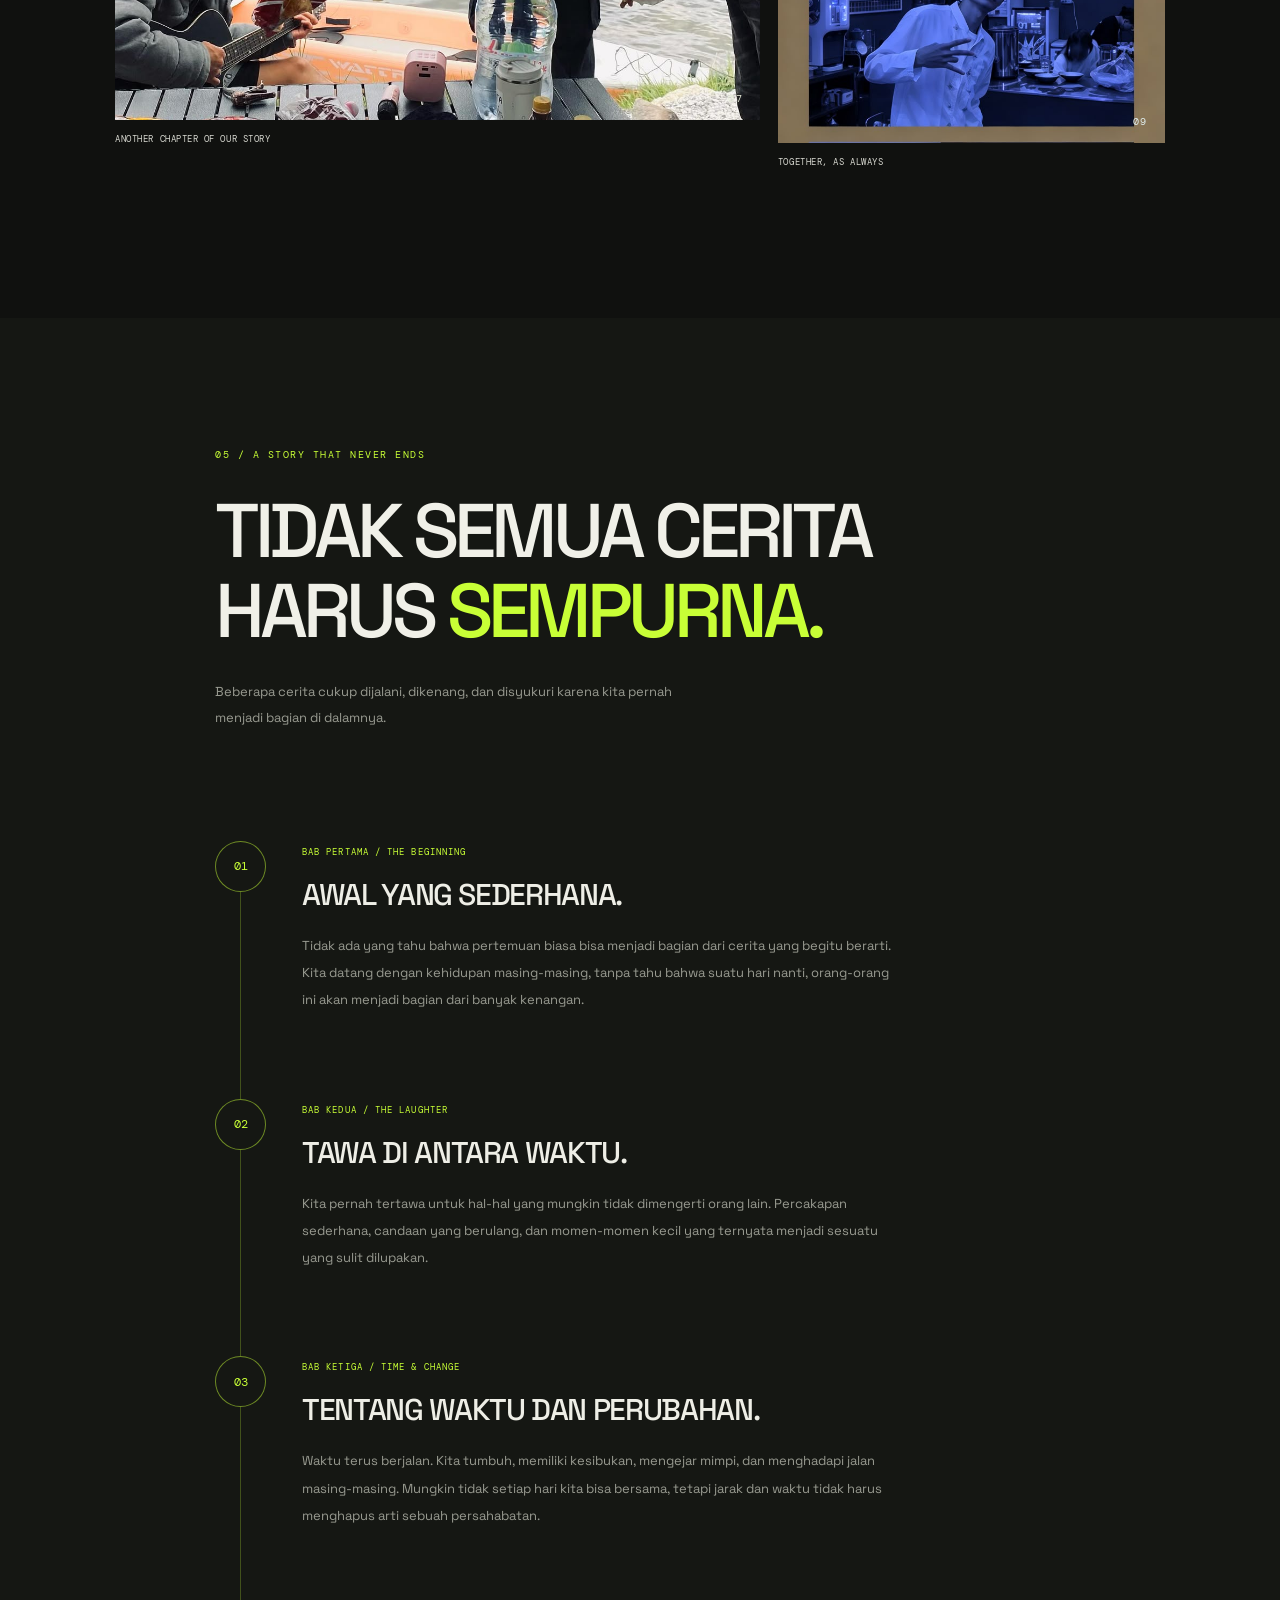
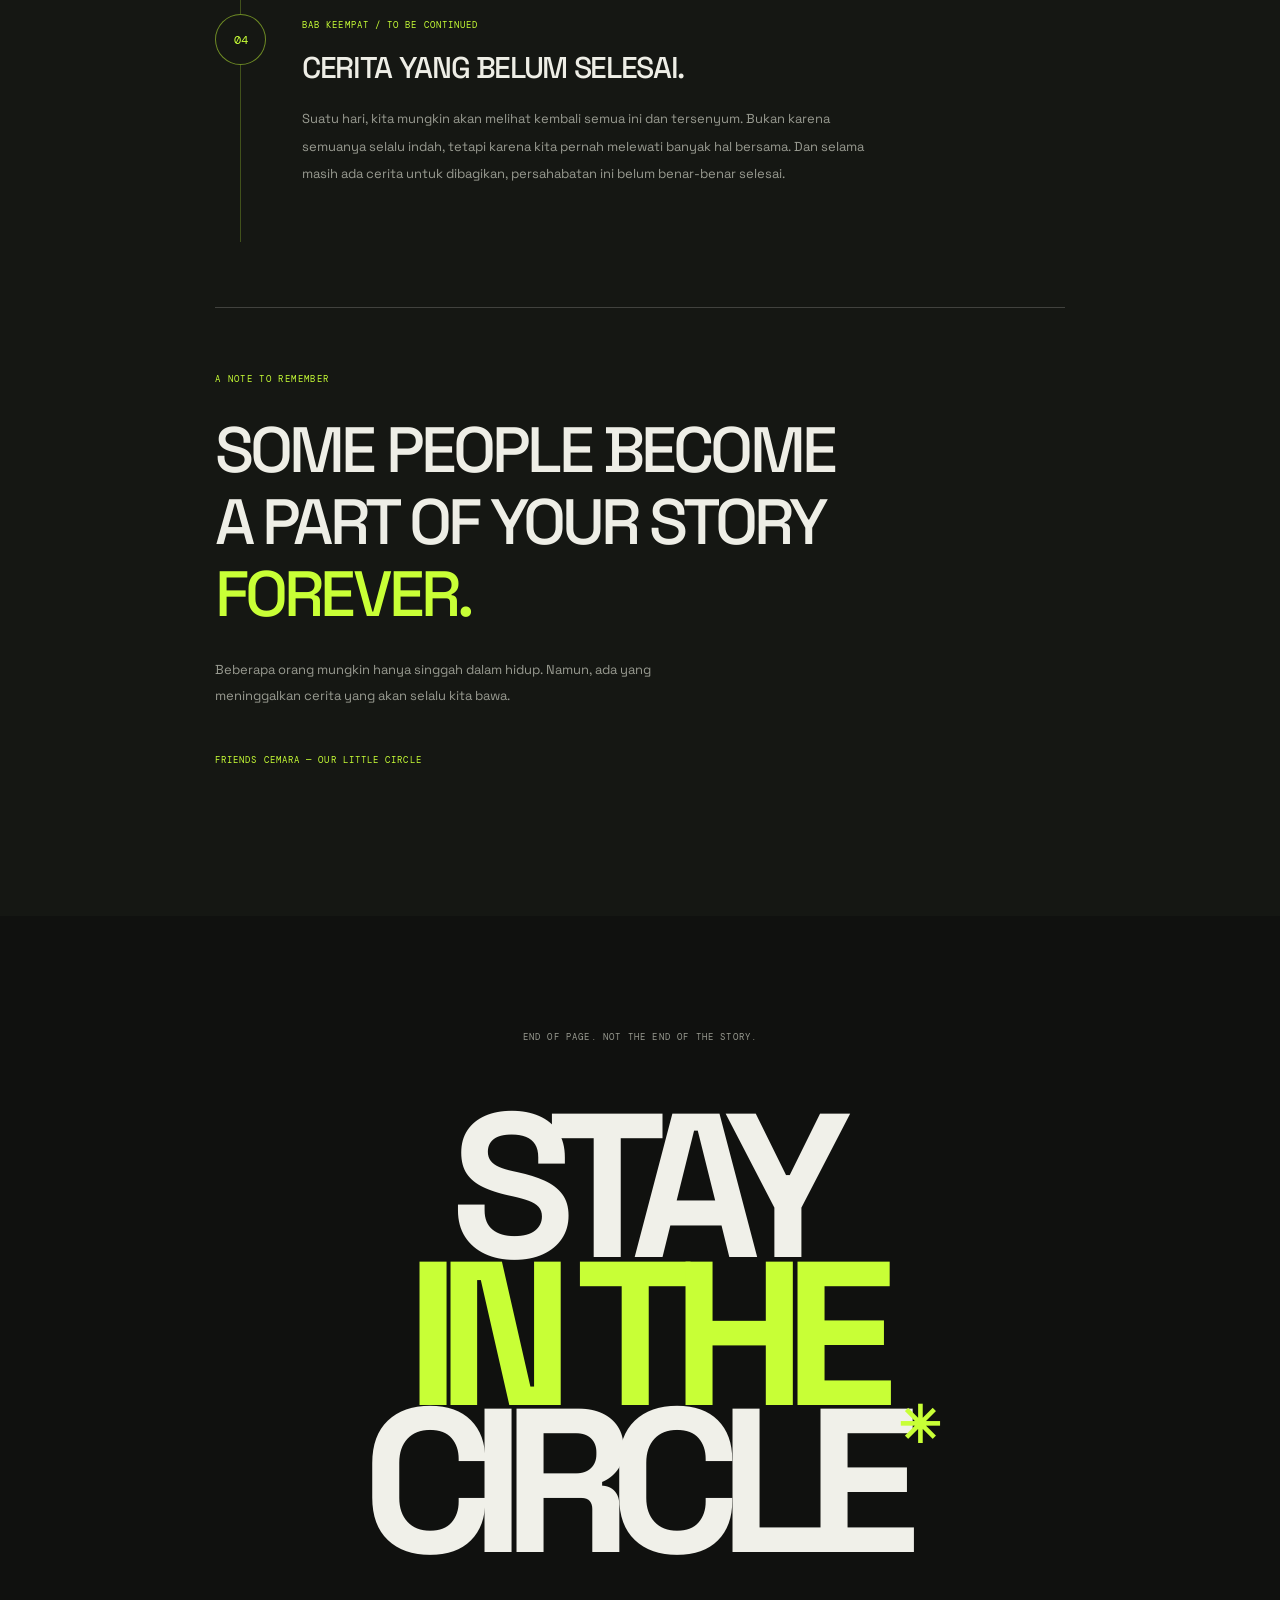
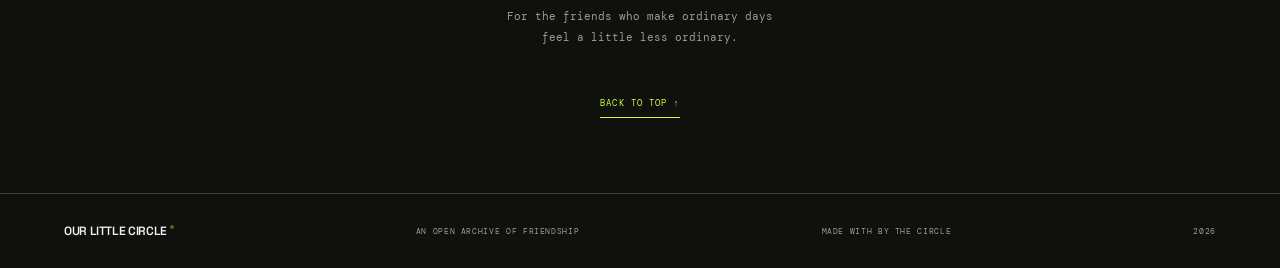
<file: our-little-circle/index.html>
<!DOCTYPE html>
<html lang="id">
<head>
  <meta charset="UTF-8">
  <meta name="viewport" content="width=device-width, initial-scale=1.0">
  <meta name="description" content="Our Little Circle — arsip kecil tentang orang-orang, cerita, dan momen yang berarti.">
  <meta name="theme-color" content="#10110f">

  <title>Our Little Circle — A Living Archive</title>

  <link rel="preconnect" href="https://fonts.googleapis.com">
  <link rel="preconnect" href="https://fonts.gstatic.com" crossorigin>

  <link href="https://fonts.googleapis.com/css2?family=DM+Mono:wght@400;500&family=Space+Grotesk:wght@400;500;600;700&display=swap" rel="stylesheet">

  <link rel="stylesheet" href="style.css">
  <script src="script.js" defer></script>
</head>

<body>

  <div class="noise" aria-hidden="true"></div>
  <div class="cursor-glow" aria-hidden="true"></div>

  <!-- HEADER -->
  <header class="topbar">

    <a class="brand" href="#top" aria-label="Our Little Circle, kembali ke atas">
      <span class="brand-mark">◎</span>
      <span>OUR LITTLE<br><b>CIRCLE</b></span>
    </a>

    <span class="top-note">
      A LIVING ARCHIVE
      <span class="live-dot"></span>
    </span>

    <button class="menu-toggle" aria-label="Buka menu" aria-expanded="false">
      <span></span>
      <span></span>
    </button>

    <nav class="nav">
      <a href="#about">STORY</a>
      <a href="#people">PERPETRATOR</a>
      <a href="#moments">MOMENTS</a>
      <a href="#timeline">TIMELINE</a>
    </nav>

  </header>

  <main id="top">

    <!-- HERO -->
    <section class="hero section-pad">

      <div class="hero-meta reveal">
        <span>INTERNET CORNER / EST. CEMARA</span>
        <span>FRIENDS CEMARA</span>
      </div>

      <div class="hero-title-wrap">

        <p class="eyebrow reveal">
          SOME PEOPLE JUST FEEL LIKE HOME.
        </p>

        <h1 class="hero-title">
          <span class="title-line reveal">OUR LITTLE</span>
          <span class="title-line title-line-two reveal">
            <em>CIRCLE</em>
            <span class="asterisk">✳</span>
          </span>
        </h1>

      </div>

      <div class="hero-bottom reveal">

        <p class="hero-description">
          A small corner of the internet<br>
          for the people, stories, and moments<br>
          we don't want to forget.
        </p>

        <a class="round-link" href="#about" aria-label="Jelajahi cerita">
          <span>SCROLL<br>TO EXPLORE</span>
          <b>↘</b>
        </a>

      </div>

      <div class="hero-stamp" aria-hidden="true">
        OLC<br>— 01 —<br>ARCHIVE
      </div>

    </section>

    <!-- TICKER -->
    <section class="ticker" aria-label="Kata-kata tentang komunitas">

      <div class="ticker-track">
        <span>NOT JUST A GROUP CHAT</span>
        <i>✳</i>
        <span>REAL PEOPLE</span>
        <i>✳</i>
        <span>UNFILTERED MEMORIES</span>
        <i>✳</i>
        <span>NOT JUST A GROUP CHAT</span>
        <i>✳</i>
        <span>REAL PEOPLE</span>
        <i>✳</i>
        <span>UNFILTERED MEMORIES</span>
        <i>✳</i>
      </div>

    </section>

    <!-- ABOUT -->
    <section class="intro section-pad" id="about">

      <div class="section-kicker reveal">
        <span>01 / THE IDEA</span>
        <span>WHAT THIS IS ABOUT</span>
      </div>

      <div class="intro-grid">

        <h2 class="section-heading reveal">
          A CHAT<br>
          THAT <em>became</em><br>
          SOMETHING MORE.
        </h2>

        <div class="intro-copy reveal">

          <p class="big-copy">
            It started with conversations. Then came the jokes,
            the random plans, the late replies, and the moments
            that somehow became memories.
          </p>

          <p>
            This is a little space to collect the pieces of our story —
            the people behind the messages and the friendships
            that exist beyond the screen.
          </p>

          <span class="hand-note">made of little things ↗</span>

        </div>

      </div>

    </section>

    <!-- MEMBERS -->
    <section class="people section-pad" id="people">

      <div class="section-kicker reveal">
        <span>02 / PERPETRATOR</span>
        <span>THE CIRCLE, IN HUMAN FORM</span>
      </div>

      <div class="section-title-row reveal">

        <h2 class="section-heading">
          MEET THE<br>
          <em>CAST.</em>
        </h2>

        <p class="side-caption">
          Every circle has its own characters.<br>
          These are a few of ours.
        </p>

      </div>

      <div class="member-grid">

        <!-- MEMBER 01 -->
        <article class="member-card reveal">
          <div class="member-visual visual-one">
            <img src="assets/member/fajar.jpeg" alt="Muhammad Fajjar" loading="lazy">
            <span class="member-number">01</span>
            <span class="visual-label">THE<br>Married</span>
          </div>
          <div class="member-info">
            <div>
              <h3>Muhammad Fajjar</h3>
              <p>Si paling punya nyali</p>
            </div>
            <span class="member-arrow">↗</span>
          </div>
        </article>

        <!-- MEMBER 02 -->
        <article class="member-card reveal">
          <div class="member-visual visual-two">
            <img src="assets/member/valen.jpeg" alt="Valen Devista Ardi" loading="lazy">
            <span class="member-number">02</span>
            <span class="visual-label">THE<br>Jomblo</span>
          </div>
          <div class="member-info">
            <div>
              <h3>Valen Devista Ardi</h3>
              <p>Si pembawa suasana</p>
            </div>
            <span class="member-arrow">↗</span>
          </div>
        </article>

        <!-- MEMBER 03 -->
        <article class="member-card reveal">
          <div class="member-visual visual-three">
            <img src="assets/member/yudhi.jpeg" alt="Yudhi Marlindo" loading="lazy">
            <span class="member-number">03</span>
            <span class="visual-label">THE<br>Thinker</span>
          </div>
          <div class="member-info">
            <div>
              <h3>Yudhi Marlindo</h3>
              <p>Si paling bijak</p>
            </div>
            <span class="member-arrow">↗</span>
          </div>
        </article>

        <!-- MEMBER 04 -->
        <article class="member-card reveal">
          <div class="member-visual visual-three">
            <img src="assets/member/restu.jpeg" alt="Restu Hidayat" loading="lazy">
            <span class="member-number">04</span>
            <span class="visual-label">THE<br>Cheerful</span>
          </div>
          <div class="member-info">
            <div>
              <h3>Restu Hidayat</h3>
              <p>Si paling punya pendirian</p>
            </div>
            <span class="member-arrow">↗</span>
          </div>
        </article>

        <!-- MEMBER 05 -->
        <article class="member-card reveal">
          <div class="member-visual visual-three">
            <img src="assets/member/lupi.jpeg" alt="M Luthfi Arbera" loading="lazy">
            <span class="member-number">05</span>
            <span class="visual-label">THE<br>Genius</span>
          </div>
          <div class="member-info">
            <div>
              <h3>M Luthfi Arbera</h3>
              <p>Si paling pintar dan Ustad</p>
            </div>
            <span class="member-arrow">↗</span>
          </div>
        </article>

        <!-- MEMBER 06 -->
        <article class="member-card reveal">
          <div class="member-visual visual-three">
            <img src="assets/member/hamid.jpeg" alt="Mukhtaza Hamid" loading="lazy">
            <span class="member-number">06</span>
            <span class="visual-label">THE<br>Comedian</span>
          </div>
          <div class="member-info">
            <div>
              <h3>Mukhtaza Hamid</h3>
              <p>Si paling punya kreativitas</p>
            </div>
            <span class="member-arrow">↗</span>
          </div>
        </article>

        <!-- MEMBER 07 -->
        <article class="member-card reveal">
          <div class="member-visual visual-three">
            <img src="assets/member/andika.jpeg" alt="Andika" loading="lazy">
            <span class="member-number">07</span>
            <span class="visual-label">THE<br>Spirit</span>
          </div>
          <div class="member-info">
            <div>
              <h3>Andika Aan</h3>
              <p>Si paling kerja keras</p>
            </div>
            <span class="member-arrow">↗</span>
          </div>
        </article>

        <!-- MEMBER 08 -->
        <article class="member-card reveal">
          <div class="member-visual visual-three">
            <img src="assets/member/sri.jpeg" alt="Sri Rahmawati" loading="lazy">
            <span class="member-number">08</span>
            <span class="visual-label">THE<br>Married</span>
          </div>
          <div class="member-info">
            <div>
              <h3>Sri Rahmawati</h3>
              <p>Si paling nana</p>
            </div>
            <span class="member-arrow">↗</span>
          </div>
        </article>

      </div>

    </section>

    <!-- MANIFESTO -->
    <section class="manifesto section-pad">

      <div class="manifesto-top reveal">
        <span>03 / A LITTLE REMINDER</span>
        <span>KEEP THIS CLOSE</span>
      </div>

      <p class="manifesto-text reveal">
        Different lives.<br>
        Different places.<br>
        <em>One little circle.</em>
      </p>

      <div class="manifesto-bottom reveal">
        <span>WE MAY NOT HAVE IT ALL FIGURED OUT.</span>
        <span>BUT WE HAVE EACH OTHER. ↗</span>
      </div>

    </section>

    <!-- MOMENTS -->
    <section class="moments section-pad" id="moments">

      <div class="section-kicker reveal">
        <span>04 / THE MOMENTS</span>
        <span>FRAGMENTS OF US</span>
      </div>

      <div class="section-title-row reveal">

        <h2 class="section-heading">
          LITTLE<br>
          <em>MEMORIES.</em>
        </h2>

        <p class="side-caption">
          The blurry photos.<br>
          The unexpected nights.<br>
          The stories we keep retelling.
        </p>

      </div>


<!-- MEMORY ROW 01 -->
<div class="memory-grid">

  <div class="memory-card memory-large reveal">
    <div class="memory-placeholder placeholder-a">
      <img src="assets/memories/alahan2.jpeg" alt="Kenangan pertama" loading="lazy">
      <b>01</b>
    </div>
    <p>THE DAY WE DID SOMETHING RANDOM <span></span></p>
  </div>

  <div class="memory-card reveal">
    <div class="memory-placeholder placeholder-b">
      <img src="assets/memories/alahan.jpeg" alt="Kenangan kedua" loading="lazy">
      <b>02</b>
    </div>
    <p>AN UNPLANNED MOMENT <span></span></p>
  </div>

  <div class="memory-card reveal">
    <div class="memory-placeholder placeholder-c">
      <img src="assets/memories/bukik.jpeg" alt="Kenangan ketiga" loading="lazy">
      <b>03</b>
    </div>
    <p>JUST ANOTHER GOOD DAY <span></span></p>
  </div>

</div>


<!-- MEMORY ROW 02 -->
<div class="memory-grid">

  <div class="memory-card memory-large reveal">
    <div class="memory-placeholder placeholder-a">
      <img src="assets/memories/alahan4.jpeg" alt="Kenangan keempat" loading="lazy">
      <b>04</b>
    </div>
    <p>THE DAY WE DID SOMETHING RANDOM <span></span></p>
  </div>

  <div class="memory-card reveal">
    <div class="memory-placeholder placeholder-b">
      <img src="assets/memories/alahan5.jpeg" alt="Kenangan kelima" loading="lazy">
      <b>05</b>
    </div>
    <p>AN UNPLANNED MOMENT <span></span></p>
  </div>

  <div class="memory-card reveal">
    <div class="memory-placeholder placeholder-c">
      <img src="assets/memories/alahan3.jpeg" alt="Kenangan keenam" loading="lazy">
      <b>06</b>
    </div>
    <p>JUST ANOTHER GOOD DAY <span></span></p>
  </div>

</div>


<!-- MEMORY ROW 03 -->
<div class="memory-grid">

  <div class="memory-card memory-large reveal">
    <div class="memory-placeholder placeholder-a">
      <img src="assets/memories/alahan6.jpeg" alt="Kenangan ketujuh" loading="lazy">
      <b>07</b>
    </div>
    <p>ANOTHER CHAPTER OF OUR STORY <span></span></p>
  </div>

  <div class="memory-card reveal">
    <div class="memory-placeholder placeholder-b">
      <img src="assets/memories/bukber3.jpeg" alt="Kenangan kedelapan" loading="lazy">
      <b>08</b>
    </div>
    <p>MEMORIES WE WILL KEEP <span></span></p>
  </div>

  <div class="memory-card reveal">
    <div class="memory-placeholder placeholder-c">
      <img src="assets/memories/bukber1.jpeg" alt="Kenangan kesembilan" loading="lazy">
      <b>09</b>
    </div>
    <p>TOGETHER, AS ALWAYS <span></span></p>
  </div>

</div>
 </section>
    <!-- MOMENTS SELESAI -->

    
<!-- TIMELINE / THE STORY THAT STAYS -->
<section class="timeline-section" id="timeline">

    <div class="timeline-intro">
        <span class="section-label">05 / A STORY THAT NEVER ENDS</span>

        <h2>
            TIDAK SEMUA CERITA<br>
            HARUS <em>SEMPURNA.</em>
        </h2>

        <p class="timeline-description">
            Beberapa cerita cukup dijalani, dikenang, dan disyukuri
            karena kita pernah menjadi bagian di dalamnya.
        </p>
    </div>

    <div class="story-timeline">

        <!-- BAB 01 -->
        <article class="story-chapter">
            <div class="chapter-marker">
                <span>01</span>
            </div>

            <div class="chapter-content">
                <span class="chapter-label">BAB PERTAMA / THE BEGINNING</span>
                <h3>AWAL YANG SEDERHANA.</h3>

                <p>
                    Tidak ada yang tahu bahwa pertemuan biasa bisa menjadi
                    bagian dari cerita yang begitu berarti. Kita datang
                    dengan kehidupan masing-masing, tanpa tahu bahwa suatu
                    hari nanti, orang-orang ini akan menjadi bagian dari
                    banyak kenangan.
                </p>
            </div>
        </article>

        <!-- BAB 02 -->
        <article class="story-chapter">
            <div class="chapter-marker">
                <span>02</span>
            </div>

            <div class="chapter-content">
                <span class="chapter-label">BAB KEDUA / THE LAUGHTER</span>
                <h3>TAWA DI ANTARA WAKTU.</h3>

                <p>
                    Kita pernah tertawa untuk hal-hal yang mungkin tidak
                    dimengerti orang lain. Percakapan sederhana, candaan
                    yang berulang, dan momen-momen kecil yang ternyata
                    menjadi sesuatu yang sulit dilupakan.
                </p>
            </div>
        </article>

        <!-- BAB 03 -->
        <article class="story-chapter">
            <div class="chapter-marker">
                <span>03</span>
            </div>

            <div class="chapter-content">
                <span class="chapter-label">BAB KETIGA / TIME & CHANGE</span>
                <h3>TENTANG WAKTU DAN PERUBAHAN.</h3>

                <p>
                    Waktu terus berjalan. Kita tumbuh, memiliki kesibukan,
                    mengejar mimpi, dan menghadapi jalan masing-masing.
                    Mungkin tidak setiap hari kita bisa bersama, tetapi
                    jarak dan waktu tidak harus menghapus arti sebuah
                    persahabatan.
                </p>
            </div>
        </article>

        <!-- BAB 04 -->
        <article class="story-chapter">
            <div class="chapter-marker">
                <span>04</span>
            </div>

            <div class="chapter-content">
                <span class="chapter-label">BAB KEEMPAT / TO BE CONTINUED</span>
                <h3>CERITA YANG BELUM SELESAI.</h3>

                <p>
                    Suatu hari, kita mungkin akan melihat kembali semua
                    ini dan tersenyum. Bukan karena semuanya selalu indah,
                    tetapi karena kita pernah melewati banyak hal bersama.
                    Dan selama masih ada cerita untuk dibagikan,
                    persahabatan ini belum benar-benar selesai.
                </p>
            </div>
        </article>

    </div>

    <!-- CLOSING QUOTE -->
    <div class="timeline-quote">
        <span class="quote-label">A NOTE TO REMEMBER</span>

        <h3>
            SOME PEOPLE BECOME<br>
            A PART OF YOUR STORY<br>
            <em>FOREVER.</em>
        </h3>

        <p>
            Beberapa orang mungkin hanya singgah dalam hidup.
            Namun, ada yang meninggalkan cerita yang akan selalu kita bawa.
        </p>

        <span class="quote-signature">FRIENDS CEMARA — OUR LITTLE CIRCLE</span>
    </div>

</section>


    <!-- CLOSING -->
    <section class="closing section-pad">

      <span class="closing-eyebrow reveal">
        END OF PAGE. NOT THE END OF THE STORY.
      </span>

      <h2 class="closing-title reveal">
        STAY<br>
        <em>IN THE</em><br>
        CIRCLE<span>✳</span>
      </h2>

      <p class="closing-copy reveal">
        For the friends who make ordinary days<br>
        feel a little less ordinary.
      </p>

      <a class="back-top reveal" href="#top">
        BACK TO TOP ↑
      </a>

    </section>

  </main>

  <!-- FOOTER -->
  <footer class="footer">

    <a class="footer-brand" href="#top">
      OUR LITTLE CIRCLE<span>®</span>
    </a>

    <span>AN OPEN ARCHIVE OF FRIENDSHIP</span>
    <span>MADE WITH BY THE CIRCLE</span>
    <span id="year"></span>

  </footer>

</body>
</html>
</file>
<file: style.css>
/* =====================================================
   OUR LITTLE CIRCLE
   MAIN STYLESHEET
   ===================================================== */

/* 1. FONT & WARNA UTAMA
===================================================== */

@import url('https://fonts.googleapis.com/css2?family=DM+Mono:wght@400;500&family=Space+Grotesk:wght@400;500;600;700&display=swap');

:root {
    --bg: #10110f;
    --panel: #191b17;
    --text: #f0f0e9;
    --muted: #999b91;
    --lime: #c8ff36;
    --line: rgba(240, 240, 233, 0.2);

    --mono: "DM Mono", monospace;
    --sans: "Space Grotesk", sans-serif;
}

/* 2. RESET DASAR
===================================================== */

* {
    box-sizing: border-box;
    margin: 0;
    padding: 0;
}

html {
    scroll-behavior: smooth;
}

body {
    background: var(--bg);
    color: var(--text);
    font-family: var(--sans);
    overflow-x: hidden;
}

a {
    color: inherit;
    text-decoration: none;
}

img {
    max-width: 100%;
}

::selection {
    background: var(--lime);
    color: var(--bg);
}

/* 3. EFEK BACKGROUND
===================================================== */

.noise {
    position: fixed;
    inset: 0;
    pointer-events: none;
    z-index: 20;
    opacity: 0.055;

    background-image: url("data:image/svg+xml,%3Csvg viewBox='0 0 180 180' xmlns='http://www.w3.org/2000/svg'%3E%3Cfilter id='n'%3E%3CfeTurbulence type='fractalNoise' baseFrequency='.9' numOctaves='3' stitchTiles='stitch'/%3E%3C/filter%3E%3Crect width='100%25' height='100%25' filter='url(%23n)' opacity='.5'/%3E%3C/svg%3E");
}

.cursor-glow {
    position: fixed;
    width: 280px;
    height: 280px;
    border-radius: 50%;
    background: radial-gradient(circle, rgba(200, 255, 54, 0.08), transparent 68%);
    pointer-events: none;
    z-index: 0;
    transform: translate(-50%, -50%);
}

/* 4. NAVIGATION / HEADER
===================================================== */

.topbar {
    height: 86px;
    padding: 0 5vw;
    display: flex;
    align-items: center;
    justify-content: space-between;
    border-bottom: 1px solid var(--line);

    position: absolute;
    top: 0;
    left: 0;
    width: 100%;
    z-index: 30;

    background: rgba(16, 17, 15, 0.75);
    backdrop-filter: blur(14px);
}

.brand {
    display: flex;
    align-items: center;
    gap: 10px;
    font-size: 10px;
    line-height: 1.05;
    letter-spacing: 0.12em;
}

.brand b {
    color: var(--lime);
    font-weight: 600;
}

.brand-mark {
    font-size: 29px;
    color: var(--lime);
}

.top-note,
.nav,
.hero-meta,
.eyebrow,
.section-kicker,
.hero-description,
.round-link,
.hero-stamp,
.ticker,
.side-caption,
.edit-hint,
.manifesto-top,
.manifesto-bottom,
.timeline-date,
.closing-eyebrow,
.closing-copy,
.back-top,
.footer,
.hand-note {
    font-family: var(--mono);
}

.top-note {
    font-size: 9px;
    letter-spacing: 0.12em;
    color: var(--muted);
    display: flex;
    align-items: center;
    gap: 10px;
}

.live-dot {
    width: 7px;
    height: 7px;
    background: var(--lime);
    border-radius: 50%;
    box-shadow: 0 0 12px var(--lime);
}

.nav {
    display: flex;
    gap: 30px;
    font-size: 10px;
    letter-spacing: 0.12em;
}

.nav a {
    transition: color 0.25s;
}

.nav a:hover {
    color: var(--lime);
}

.menu-toggle {
    display: none;
    background: none;
    border: 0;
}

/* 5. LAYOUT UMUM
===================================================== */

.section-pad {
    padding-left: 9vw;
    padding-right: 9vw;
    position: relative;
}

/* 6. HERO SECTION
===================================================== */

.hero {
    min-height: 790px;
    height: 100vh;
    max-height: 1000px;
    padding-top: 145px;
    padding-bottom: 65px;

    display: flex;
    flex-direction: column;
    justify-content: space-between;
    overflow: hidden;
}

.hero-meta,
.section-kicker,
.manifesto-top,
.manifesto-bottom {
    display: flex;
    justify-content: space-between;
    font-size: 9px;
    letter-spacing: 0.13em;
    color: var(--muted);
}

.hero-meta span:first-child {
    color: var(--lime);
}

.eyebrow {
    font-size: 10px;
    letter-spacing: 0.16em;
    color: var(--lime);
    margin-bottom: 24px;
}

.hero-title {
    font-size: clamp(90px, 16vw, 245px);
    line-height: 0.76;
    letter-spacing: -0.105em;
    font-weight: 600;
    position: relative;
    z-index: 1;
}

.title-line {
    display: block;
    white-space: nowrap;
}

.title-line-two {
    padding-left: 12vw;
}

.hero-title em {
    font-style: normal;
    color: var(--lime);
}

.asterisk {
    display: inline-flex;
    align-items: center;
    justify-content: center;
    vertical-align: middle;
    margin-left: 8px;
    font-size: 0.32em;
}

.hero-bottom {
    display: flex;
    justify-content: space-between;
    align-items: flex-end;
    position: relative;
    z-index: 2;
}

.hero-description {
    font-size: 12px;
    line-height: 1.8;
    color: #b9bbb1;
}

.round-link {
    width: 105px;
    height: 105px;
    border: 1px solid var(--line);
    border-radius: 50%;

    display: flex;
    flex-direction: column;
    align-items: center;
    justify-content: center;
    gap: 7px;

    font-size: 8px;
    letter-spacing: 0.08em;
    text-align: center;

    transition: background 0.3s, color 0.3s, border 0.3s;
}

.round-link b {
    font-size: 22px;
    font-family: var(--sans);
    font-weight: 400;
}

.round-link:hover {
    background: var(--lime);
    color: var(--bg);
    border-color: var(--lime);
}

.round-arrow {
    display: inline-flex;
    align-items: center;
    justify-content: center;
}

.hero-stamp {
    position: absolute;
    right: 5vw;
    top: 42%;
    font-size: 9px;
    line-height: 1.7;
    text-align: center;
    color: var(--muted);
    transform: rotate(8deg);
    border: 1px solid var(--line);
    padding: 12px;
}

/* 7. TICKER
===================================================== */

.ticker {
    background: var(--lime);
    color: var(--bg);
    overflow: hidden;
    padding: 17px 0;
    font-size: 12px;
    font-weight: 500;
    letter-spacing: 0.08em;
    white-space: nowrap;
}

.ticker-track {
    display: flex;
    align-items: center;
    justify-content: space-around;
    gap: 35px;
    min-width: max-content;
    animation: marquee 28s linear infinite;
}

.ticker i {
    font-style: normal;
    font-size: 18px;
}

/* 8. INTRO / STORY
===================================================== */

.intro {
    padding-top: 145px;
    padding-bottom: 160px;
}

.section-kicker {
    padding-bottom: 18px;
    border-bottom: 1px solid var(--line);
}

.intro-grid {
    display: grid;
    grid-template-columns: 1.15fr 0.85fr;
    gap: 8vw;
    padding-top: 75px;
}

.section-heading {
    font-size: clamp(58px, 8.4vw, 125px);
    line-height: 0.86;
    letter-spacing: -0.085em;
    font-weight: 600;
}

.section-heading em {
    font-style: normal;
    color: var(--lime);
}

.intro-copy {
    padding-top: 12px;
    max-width: 440px;
}

.big-copy {
    font-size: clamp(20px, 2.3vw, 31px);
    line-height: 1.25;
    letter-spacing: -0.04em;
    margin-bottom: 28px;
}

.intro-copy > p:nth-child(2) {
    font-size: 13px;
    line-height: 1.9;
    color: var(--muted);
    max-width: 370px;
}

.hand-note {
    display: block;
    color: var(--lime);
    font-size: 11px;
    margin-top: 40px;
    transform: rotate(-5deg);
    width: max-content;
}

/* 9. PEOPLE / MEMBER SECTION
===================================================== */

.people {
    padding-top: 35px;
    padding-bottom: 150px;
    background: #151713;
}

.section-title-row {
    display: flex;
    align-items: flex-end;
    justify-content: space-between;
    padding: 65px 0 55px;
}

.side-caption {
    font-size: 10px;
    line-height: 1.9;
    color: var(--muted);
    padding-bottom: 8px;
}

.member-grid {
    display: grid;
    grid-template-columns: repeat(3, 1fr);
    gap: 16px;
}

.member-card {
    min-width: 0;
}

.member-visual {
    height: 370px;
    position: relative;
    overflow: hidden;
    isolation: isolate;
    background: #252720;

    display: flex;
    align-items: center;
    justify-content: center;

    transition: transform 0.5s;
}

.member-card:hover .member-visual {
    transform: translateY(-7px);
}

.visual-one {
    background: #d5d4c8;
    color: #171914;
}

.visual-two {
    background: #b5c0a3;
    color: #171914;
}

.visual-three {
    background: #b8b2c8;
    color: #171914;
}

.member-visual > img {
    position: absolute;
    inset: 0;
    width: 100%;
    height: 100%;
    object-fit: cover;
    object-position: center;
    z-index: 0;
    transition: transform 0.7s ease;
}

.member-card:hover .member-visual > img {
    transform: scale(1.06);
}

.member-visual::after {
    content: "";
    position: absolute;
    inset: 0;
    background: linear-gradient(
        to top,
        rgba(0, 0, 0, 0.7),
        rgba(0, 0, 0, 0.05) 70%
    );
    z-index: 1;
    pointer-events: none;
}

.member-number {
    position: absolute;
    top: 18px;
    left: 18px;
    z-index: 3;
    font: 10px var(--mono);
}

.visual-symbol {
    position: relative;
    z-index: 2;
    font-size: clamp(100px, 15vw, 190px);
    line-height: 1;
    transition: transform 0.7s cubic-bezier(0.2, 0.8, 0.2, 1);
}

.member-card:hover .visual-symbol {
    transform: rotate(25deg) scale(1.12);
}

/* LABEL ANGGOTA - KANAN ATAS FOTO */

.visual-label {
    position: absolute;
    top: 20px;
    right: 20px;
    bottom: auto;
    left: auto;
    z-index: 3;

    font-family: var(--sans);
    font-size: 13px;
    font-weight: 700;
    line-height: 1.2;
    letter-spacing: 2px;
    text-transform: uppercase;
    text-align: right;
    color: var(--lime);
    text-shadow: 0 1px 8px rgba(0, 0, 0, 0.65);
}

.member-info {
    display: flex;
    justify-content: space-between;
    align-items: center;
    padding: 17px 2px 0;
}

.member-info h3 {
    font-size: 17px;
    font-weight: 500;
    letter-spacing: -0.04em;
}

.member-info p {
    font: 10px var(--mono);
    color: var(--muted);
    margin-top: 5px;
}

.member-arrow {
    font-size: 22px;
    color: var(--lime);
}

.edit-hint {
    font-size: 9px;
    letter-spacing: 0.08em;
    color: var(--muted);
    margin-top: 30px;
}

.edit-hint code {
    color: var(--lime);
}

/* 10. MANIFESTO SECTION
===================================================== */

.manifesto {
    padding-top: 85px;
    padding-bottom: 90px;
    background: var(--lime);
    color: var(--bg);
}

.manifesto-top,
.manifesto-bottom {
    color: rgba(16, 17, 15, 0.7);
}

.manifesto-text {
    font-size: clamp(65px, 11vw, 160px);
    line-height: 0.85;
    letter-spacing: -0.09em;
    font-weight: 600;
    padding: 100px 0 90px;
}

.manifesto-text em {
    font-style: normal;
    -webkit-text-stroke: 1.5px var(--bg);
    color: transparent;
}

.manifesto-bottom {
    font-size: 9px;
}

/* 11. MEMORIES / GALLERY
===================================================== */

.moments {
    padding-top: 145px;
    padding-bottom: 150px;
}

.memory-grid {
    display: grid;
    grid-template-columns: 1.25fr 0.75fr;
    gap: 18px;
    align-items: start;
}

.memory-large {
    grid-row: span 2;
}

.memory-card p {
    font: 9px var(--mono);
    letter-spacing: 0.06em;
    margin-top: 13px;
    color: #d6d7cf;
}

.memory-card p span {
    color: var(--muted);
}

.memory-placeholder {
    height: 245px;
    position: relative;
    overflow: hidden;
    display: flex;
    align-items: center;
    justify-content: center;
    text-align: center;
    font: 11px/1.5 var(--mono);
    letter-spacing: 0.12em;
}

.memory-large .memory-placeholder {
    height: 510px;
}

.placeholder-a {
    background: linear-gradient(135deg, #343a2a, #78815a);
    color: #e6ebd8;
}

.placeholder-b {
    background: linear-gradient(135deg, #423a38, #a27e6c);
    color: #f0ded2;
}

.placeholder-c {
    background: linear-gradient(135deg, #2e3c42, #77949a);
    color: #e0eeee;
}

.memory-placeholder::after {
    display: none !important;
    content: none !important;
}

.memory-placeholder img {
    position: absolute;
    inset: 0;
    width: 100%;
    height: 100%;
    display: block;
    object-fit: cover;
    object-position: 50% 60%;
    transition: transform 0.7s ease;
}

.memory-card:hover .memory-placeholder img {
    transform: scale(1.04);
}

.memory-placeholder b {
    position: absolute;
    z-index: 2;
    top: 15px;
    right: 15px;
    font: 10px var(--mono);
}

/* 12. TIMELINE
===================================================== */

.timeline-section {
    position: relative;
    overflow: hidden;
    background: #151713;
    padding: 130px 8% 150px;
}

.timeline-intro {
    max-width: 850px;
    margin: 0 auto 110px;
}

.section-label {
    display: block;
    color: var(--lime);
    font-family: var(--mono);
    font-size: 10px;
    letter-spacing: 0.15em;
    margin-bottom: 30px;
}

.timeline-intro h2 {
    color: #f0f0e8;
    font-size: clamp(38px, 6vw, 76px);
    line-height: 1.05;
    letter-spacing: -0.065em;
    font-weight: 500;
}

.timeline-intro h2 em {
    color: var(--lime);
    font-style: normal;
}

.timeline-description {
    max-width: 480px;
    margin-top: 28px;
    color: var(--muted);
    font-size: 13px;
    line-height: 2;
}

.story-timeline {
    position: relative;
    max-width: 850px;
    margin: 0 auto;
}

.story-timeline::before {
    content: "";
    position: absolute;
    top: 12px;
    bottom: 30px;
    left: 25px;
    width: 1px;
    background: rgba(200, 255, 54, 0.25);
}

.story-chapter {
    position: relative;
    display: grid;
    grid-template-columns: 52px 1fr;
    gap: 35px;
    padding-bottom: 85px;
}

.chapter-marker {
    position: relative;
    z-index: 2;
    width: 51px;
    height: 51px;
    display: flex;
    align-items: center;
    justify-content: center;
    border: 1px solid rgba(200, 255, 54, 0.5);
    border-radius: 50%;
    background: #151713;
    color: var(--lime);
    font-family: var(--mono);
    font-size: 12px;
}

.chapter-content {
    padding-top: 5px;
}

.chapter-label {
    display: block;
    margin-bottom: 17px;
    color: var(--lime);
    font-family: var(--mono);
    font-size: 9px;
    letter-spacing: 0.12em;
}

.chapter-content h3 {
    color: #eeeeE6;
    font-size: clamp(21px, 3vw, 30px);
    font-weight: 500;
    letter-spacing: -0.045em;
    line-height: 1.3;
}

.chapter-content p {
    max-width: 590px;
    margin-top: 18px;
    color: var(--muted);
    font-size: 13px;
    line-height: 2.1;
}

.timeline-quote {
    max-width: 850px;
    margin: 35px auto 0;
    padding: 65px 0 0;
    border-top: 1px solid var(--line);
}

.quote-label {
    display: block;
    margin-bottom: 30px;
    color: var(--lime);
    font-family: var(--mono);
    font-size: 9px;
    letter-spacing: 0.15em;
}

.timeline-quote h3 {
    color: #eeeeE6;
    font-size: clamp(32px, 5.5vw, 64px);
    font-weight: 500;
    letter-spacing: -0.06em;
    line-height: 1.12;
}

.timeline-quote h3 em {
    color: var(--lime);
    font-style: normal;
}

.timeline-quote p {
    max-width: 470px;
    margin-top: 27px;
    color: var(--muted);
    font-size: 13px;
    line-height: 2;
}

.quote-signature {
    display: block;
    margin-top: 45px;
    color: var(--lime);
    font-family: var(--mono);
    font-size: 9px;
    letter-spacing: 0.12em;
}


/* 13. CLOSING
===================================================== */

.closing {
    min-height: 750px;
    padding: 115px 7vw 75px;

    display: flex;
    flex-direction: column;
    align-items: center;
    justify-content: center;

    text-align: center;
    overflow: hidden;
}

.closing-eyebrow {
    font-size: 9px;
    color: var(--muted);
    letter-spacing: 0.13em;
}

.closing-title {
    width: 100%;
    margin: 75px 0 55px;

    font-size: clamp(90px, 16vw, 220px);
    line-height: 0.78;
    letter-spacing: -0.11em;
    font-weight: 600;
}

.closing-line {
    display: block;
    white-space: nowrap;
}

.closing-middle {
    color: var(--lime);
}

.closing-last {
    display: flex;
    align-items: center;
    justify-content: center;
    gap: 0.12em;
    color: var(--text);
}

.closing-star {
    display: inline-flex;
    align-items: center;
    justify-content: center;
    width: 0.32em;
    height: 0.32em;
    flex-shrink: 0;
}

.closing-star img {
    display: block;
    width: 100%;
    height: 100%;
    object-fit: contain;

    filter: brightness(0) saturate(100%)
        invert(82%) sepia(90%)
        saturate(1200%) hue-rotate(25deg)
        brightness(105%) contrast(105%);

    animation: starRotate 18s linear infinite;
}

.closing-copy {
    font-size: 11px;
    line-height: 1.9;
    color: var(--muted);
}

.back-top {
    margin-top: 50px;
    border-bottom: 1px solid var(--lime);
    padding-bottom: 8px;

    font-size: 9px;
    letter-spacing: 0.12em;
    color: var(--lime);
}

@media (max-width: 800px) {
    .closing {
        min-height: 600px;
    }

    .closing-title {
        font-size: clamp(75px, 16vw, 145px);
    }
}

@media (max-width: 520px) {
    .closing {
        min-height: 530px;
        padding-left: 4vw;
        padding-right: 4vw;
    }

    .closing-title {
        font-size: 17vw;
        margin: 65px 0 40px;
    }

    .closing-star {
        width: 0.3em;
        height: 0.3em;
    }
}

@media (prefers-reduced-motion: reduce) {
    .closing-star img {
        animation: none;
    }
}


/* 14. FOOTER
===================================================== */

.footer {
    min-height: 75px;
    border-top: 1px solid var(--line);
    padding: 20px 5vw;

    display: flex;
    align-items: center;
    justify-content: space-between;
    gap: 15px;

    color: var(--muted);
    font-size: 8px;
    letter-spacing: 0.08em;
}

.footer-brand {
    font: 600 12px var(--sans);
    color: var(--text);
    letter-spacing: -0.03em;
}

.footer-brand span {
    color: var(--lime);
    font-size: 8px;
    vertical-align: top;
    margin-left: 3px;
}

/* 15. ANIMASI
===================================================== */

.reveal {
    opacity: 0;
    transform: translateY(28px);
    transition: opacity 0.8s ease, transform 0.8s cubic-bezier(0.2, 0.7, 0.2, 1);
}

.reveal.visible {
    opacity: 1;
    transform: translateY(0);
}

@keyframes marquee {
    to {
        transform: translateX(-25%);
    }
}

@keyframes spin {
    to {
        transform: rotate(360deg);
    }
}

@keyframes starRotate {
    from {
        transform: rotate(0deg);
    }
    to {
        transform: rotate(360deg);
    }
}

@keyframes arrowMove {
    0%, 100% {
        transform: translate(0, 0);
    }
    50% {
        transform: translate(3px, 3px);
    }
}

/* 16. PNG ICON SETTINGS
===================================================== */

.asterisk img {
    display: block !important;
    width: 110px !important;
    height: 110px !important;
    min-width: 110px !important;
    min-height: 110px !important;
    max-width: 110px !important;
    max-height: 110px !important;
    object-fit: contain;

    filter: brightness(0) saturate(100%)
        invert(82%) sepia(90%)
        saturate(1200%) hue-rotate(25deg)
        brightness(105%) contrast(105%);

    animation: starRotate 18s linear infinite;
}

.round-arrow img {
    display: block !important;
    width: 23px !important;
    height: 23px !important;
    min-width: 23px !important;
    min-height: 23px !important;
    max-width: 23px !important;
    max-height: 23px !important;
    object-fit: contain;
    animation: arrowMove 1.5s ease-in-out infinite;
}

/* 17. RESPONSIVE TABLET
===================================================== */

@media (max-width: 800px) {

    .topbar {
        height: 72px;
    }

    .top-note {
        display: none;
    }

    .menu-toggle {
        display: flex;
        flex-direction: column;
        gap: 6px;
        padding: 10px;
        z-index: 3;
    }

    .menu-toggle span {
        width: 25px;
        height: 1px;
        background: var(--text);
        display: block;
    }

    .nav {
        display: none;
        position: absolute;
        top: 71px;
        left: 0;
        width: 100%;
        padding: 25px 8vw 30px;
        background: #151713;
        flex-direction: column;
        gap: 22px;
        border-bottom: 1px solid var(--line);
    }

    .nav.open {
        display: flex;
    }

    .nav a {
        font-size: 12px;
    }

    .section-pad {
        padding-left: 7vw;
        padding-right: 7vw;
    }

    .hero {
        min-height: 720px;
        height: 94svh;
        padding-top: 130px;
        padding-bottom: 55px;
    }

    .hero-title {
        font-size: clamp(74px, 17vw, 145px);
    }

    .title-line-two {
        padding-left: 4vw;
    }

    .hero-stamp {
        right: 7vw;
        top: 32%;
        font-size: 7px;
    }

    .intro {
        padding-top: 100px;
        padding-bottom: 110px;
    }

    .intro-grid {
        grid-template-columns: 1fr;
        gap: 40px;
        padding-top: 55px;
    }

    .section-heading {
        font-size: clamp(58px, 12vw, 95px);
    }

    .section-title-row {
        padding: 48px 0 38px;
        gap: 20px;
        align-items: flex-end;
    }

    .member-grid {
        grid-template-columns: 1fr 1fr;
    }

    .member-card:last-child {
        grid-column: 1 / -1;
        width: calc(50% - 8px);
    }

    .member-visual {
        height: 300px;
    }

    .visual-symbol {
        font-size: 130px;
    }

    .manifesto-text {
        padding: 75px 0;
        font-size: clamp(65px, 12vw, 110px);
    }

    .moments {
        padding-top: 100px;
        padding-bottom: 110px;
    }

    .memory-large .memory-placeholder {
        height: 390px;
    }

    .memory-placeholder {
        height: 185px;
    }

    .timeline-section {
        padding-top: 90px;
        padding-bottom: 110px;
    }

    .closing {
        min-height: 580px;
    }

    .footer {
        flex-wrap: wrap;
    }

    .footer span:nth-child(2) {
        display: none;
    }
}

/* 18. RESPONSIVE HP
===================================================== */

@media (max-width: 520px) {

    .hero {
        min-height: 670px;
    }

    .hero-meta {
        font-size: 7px;
    }

    .hero-title {
        font-size: 17vw;
    }

    .hero-description {
        font-size: 10px;
    }

    .round-link {
        width: 85px;
        height: 85px;
        font-size: 7px;
    }

    .section-kicker {
        font-size: 7px;
    }

    .section-title-row {
        display: block;
    }

    .side-caption {
        margin-top: 22px;
    }

    .member-grid {
        grid-template-columns: 1fr 1fr;
        gap: 12px;
    }

    .member-visual {
        height: 220px;
    }

    .visual-symbol {
        font-size: 95px;
    }

    .member-info h3 {
        font-size: 13px;
    }

    .member-info p {
        font-size: 8px;
    }

    .visual-label {
        top: 12px;
        right: 12px;
        font-size: 8px;
        letter-spacing: 1px;
    }

    .member-number {
        top: 12px;
        left: 12px;
    }

    .member-card:last-child {
        width: 100%;
        grid-column: auto;
    }

    .manifesto-top,
    .manifesto-bottom {
        font-size: 7px;
        gap: 15px;
    }

    .manifesto-bottom {
        flex-direction: column;
    }

    .memory-grid {
        grid-template-columns: 1fr 1fr;
        gap: 14px;
    }

    .memory-large {
        grid-column: 1 / -1;
        grid-row: auto;
    }

    .memory-large .memory-placeholder {
        height: 330px;
    }

    .memory-placeholder {
        height: 150px;
    }

    .memory-card p {
        font-size: 7px;
        line-height: 1.6;
    }

    .closing-title {
        font-size: 21vw;
    }

    .footer {
        font-size: 7px;
        padding: 18px 7vw;
    }

    .footer-brand {
        font-size: 11px;
    }

    .asterisk img {
        width: 90px !important;
        height: 90px !important;
        min-width: 90px !important;
        min-height: 90px !important;
        max-width: 90px !important;
        max-height: 90px !important;
    }
}

/* 19. RESPONSIVE IKON
===================================================== */

.icon-desktop {
    display: inline-block;
}

.icon-mobile {
    display: none;
}

@media (max-width: 768px) {

    .icon-desktop {
        display: none;
    }

    .icon-mobile {
        display: inline-block;
    }
}

/* 20. AKSESIBILITAS
===================================================== */

@media (prefers-reduced-motion: reduce) {

    *,
    *::before,
    *::after {
        scroll-behavior: auto !important;
        animation-duration: 0.01ms !important;
        transition-duration: 0.01ms !important;
    }

    .reveal {
        opacity: 1;
        transform: none;
    }

    .asterisk img,
    .round-arrow img {
        animation: none;
    }
}
</file>
<file: our-little-circle/style.css>
/* =====================================================
   OUR LITTLE CIRCLE
   Main Stylesheet
   ===================================================== */


/* 1. FONT & WARNA UTAMA
   ===================================================== */

@import url('https://fonts.googleapis.com/css2?family=DM+Mono:wght@400;500&family=Space+Grotesk:wght@400;500;600;700&display=swap');

:root {
    --bg: #10110f;
    --panel: #191b17;
    --text: #f0f0e9;
    --muted: #999b91;
    --lime: #c8ff36;
    --line: rgba(240, 240, 233, 0.2);

    --mono: "DM Mono", monospace;
    --sans: "Space Grotesk", sans-serif;
}


/* 2. RESET DASAR
   ===================================================== */

* {
    box-sizing: border-box;
    margin: 0;
    padding: 0;
}

html {
    scroll-behavior: smooth;
}

body {
    background: var(--bg);
    color: var(--text);
    font-family: var(--sans);
    overflow-x: hidden;
}

a {
    color: inherit;
    text-decoration: none;
}

::selection {
    background: var(--lime);
    color: var(--bg);
}


/* 3. EFEK BACKGROUND
   ===================================================== */

.noise {
    position: fixed;
    inset: 0;
    pointer-events: none;
    z-index: 20;
    opacity: 0.055;

    background-image: url("data:image/svg+xml,%3Csvg viewBox='0 0 180 180' xmlns='http://www.w3.org/2000/svg'%3E%3Cfilter id='n'%3E%3CfeTurbulence type='fractalNoise' baseFrequency='.9' numOctaves='3' stitchTiles='stitch'/%3E%3C/filter%3E%3Crect width='100%25' height='100%25' filter='url(%23n)' opacity='.5'/%3E%3C/svg%3E");
}

.cursor-glow {
    position: fixed;
    width: 280px;
    height: 280px;
    border-radius: 50%;

    background: radial-gradient(
        circle,
        rgba(200, 255, 54, 0.08),
        transparent 68%
    );

    pointer-events: none;
    z-index: 0;
    transform: translate(-50%, -50%);
}


/* 4. NAVIGATION / HEADER
   ===================================================== */

.topbar {
    height: 86px;
    padding: 0 5vw;

    display: flex;
    align-items: center;
    justify-content: space-between;

    border-bottom: 1px solid var(--line);

    position: absolute;
    top: 0;
    left: 0;
    width: 100%;
    z-index: 30;

    background: rgba(16, 17, 15, 0.75);
    backdrop-filter: blur(14px);
}

.brand {
    display: flex;
    align-items: center;
    gap: 10px;

    font-size: 10px;
    line-height: 1.05;
    letter-spacing: 0.12em;
}

.brand b {
    color: var(--lime);
    font-weight: 600;
}

.brand-mark {
    font-size: 29px;
    color: var(--lime);
}

.top-note,
.nav,
.hero-meta,
.eyebrow,
.section-kicker,
.hero-description,
.round-link,
.hero-stamp,
.ticker,
.side-caption,
.edit-hint,
.manifesto-top,
.manifesto-bottom,
.timeline-date,
.closing-eyebrow,
.closing-copy,
.back-top,
.footer,
.hand-note {
    font-family: var(--mono);
}

.top-note {
    font-size: 9px;
    letter-spacing: 0.12em;
    color: var(--muted);

    display: flex;
    align-items: center;
    gap: 10px;
}

.live-dot {
    width: 7px;
    height: 7px;

    background: var(--lime);
    border-radius: 50%;

    box-shadow: 0 0 12px var(--lime);
}

.nav {
    display: flex;
    gap: 30px;

    font-size: 10px;
    letter-spacing: 0.12em;
}

.nav a {
    transition: color 0.25s;
}

.nav a:hover {
    color: var(--lime);
}

.menu-toggle {
    display: none;
    background: none;
    border: 0;
}


/* 5. LAYOUT UMUM
   ===================================================== */

.section-pad {
    padding-left: 9vw;
    padding-right: 9vw;
    position: relative;
}


/* 6. HERO SECTION
   ===================================================== */

.hero {
    min-height: 790px;
    height: 100vh;
    max-height: 1000px;

    padding-top: 145px;
    padding-bottom: 65px;

    display: flex;
    flex-direction: column;
    justify-content: space-between;

    overflow: hidden;
}

.hero-meta,
.section-kicker,
.manifesto-top,
.manifesto-bottom {
    display: flex;
    justify-content: space-between;

    font-size: 9px;
    letter-spacing: 0.13em;
    color: var(--muted);
}

.hero-meta span:first-child {
    color: var(--lime);
}

.eyebrow {
    font-size: 10px;
    letter-spacing: 0.16em;
    color: var(--lime);
    margin-bottom: 24px;
}

.hero-title {
    font-size: clamp(90px, 16vw, 245px);
    line-height: 0.76;
    letter-spacing: -0.105em;
    font-weight: 600;

    position: relative;
    z-index: 1;
}

.title-line {
    display: block;
    white-space: nowrap;
}

.title-line-two {
    padding-left: 12vw;
}

.hero-title em {
    font-style: normal;
    color: var(--lime);
}

.asterisk {
    font-size: 0.32em;
    display: inline-block;
    vertical-align: top;

    margin: 0 0 0 0.2em;

    color: var(--lime);
    animation: spin 18s linear infinite;
}

.hero-bottom {
    display: flex;
    justify-content: space-between;
    align-items: flex-end;

    position: relative;
    z-index: 2;
}

.hero-description {
    font-size: 12px;
    line-height: 1.8;
    color: #b9bbb1;
}

.round-link {
    width: 105px;
    height: 105px;

    border: 1px solid var(--line);
    border-radius: 50%;

    display: flex;
    flex-direction: column;
    align-items: center;
    justify-content: center;
    gap: 7px;

    font-size: 8px;
    letter-spacing: 0.08em;
    text-align: center;

    transition:
        background 0.3s,
        color 0.3s,
        border 0.3s;
}

.round-link b {
    font-size: 22px;
    font-family: var(--sans);
    font-weight: 400;
}

.round-link:hover {
    background: var(--lime);
    color: var(--bg);
    border-color: var(--lime);
}

.hero-stamp {
    position: absolute;
    right: 5vw;
    top: 42%;

    font-size: 9px;
    line-height: 1.7;
    text-align: center;
    color: var(--muted);

    transform: rotate(8deg);

    border: 1px solid var(--line);
    padding: 12px;
}


/* 7. TICKER / TEKS BERJALAN
   ===================================================== */

.ticker {
    background: var(--lime);
    color: var(--bg);

    overflow: hidden;
    padding: 17px 0;

    font-size: 12px;
    font-weight: 500;
    letter-spacing: 0.08em;
    white-space: nowrap;
}

.ticker-track {
    display: flex;
    align-items: center;
    justify-content: space-around;
    gap: 35px;

    min-width: max-content;

    animation: marquee 28s linear infinite;
}

.ticker i {
    font-style: normal;
    font-size: 18px;
}


/* 8. INTRO / STORY SECTION
   ===================================================== */

.intro {
    padding-top: 145px;
    padding-bottom: 160px;
}

.section-kicker {
    padding-bottom: 18px;
    border-bottom: 1px solid var(--line);
}

.intro-grid {
    display: grid;
    grid-template-columns: 1.15fr 0.85fr;
    gap: 8vw;

    padding-top: 75px;
}

.section-heading {
    font-size: clamp(58px, 8.4vw, 125px);
    line-height: 0.86;
    letter-spacing: -0.085em;
    font-weight: 600;
}

.section-heading em {
    font-style: normal;
    color: var(--lime);
}

.intro-copy {
    padding-top: 12px;
    max-width: 440px;
}

.big-copy {
    font-size: clamp(20px, 2.3vw, 31px);
    line-height: 1.25;
    letter-spacing: -0.04em;
    margin-bottom: 28px;
}

.intro-copy > p:nth-child(2) {
    font-size: 13px;
    line-height: 1.9;
    color: var(--muted);
    max-width: 370px;
}

.hand-note {
    display: block;
    color: var(--lime);

    font-size: 11px;
    margin-top: 40px;

    transform: rotate(-5deg);
    width: max-content;
}


/* 9. PEOPLE / MEMBER SECTION
   ===================================================== */

.people {
    padding-top: 35px;
    padding-bottom: 150px;

    background: #151713;
}

.section-title-row {
    display: flex;
    align-items: flex-end;
    justify-content: space-between;

    padding: 65px 0 55px;
}

.side-caption {
    font-size: 10px;
    line-height: 1.9;
    color: var(--muted);
    padding-bottom: 8px;
}

.member-grid {
    display: grid;
    grid-template-columns: repeat(3, 1fr);
    gap: 16px;
}

.member-card {
    min-width: 0;
}

.member-visual {
    height: 370px;

    position: relative;
    overflow: hidden;

    display: flex;
    align-items: center;
    justify-content: center;

    transition: transform 0.5s;
}

.member-card:hover .member-visual {
    transform: translateY(-7px);
}

.visual-one {
    background: #d5d4c8;
    color: #171914;
}

.visual-two {
    background: #b5c0a3;
    color: #171914;
}

.visual-three {
    background: #b8b2c8;
    color: #171914;
}

.member-number {
    position: absolute;
    top: 18px;
    left: 18px;

    font: 10px var(--mono);
}

.visual-symbol {
    font-size: clamp(100px, 15vw, 190px);
    line-height: 1;

    transition: transform 0.7s cubic-bezier(0.2, 0.8, 0.2, 1);
}

.member-card:hover .visual-symbol {
    transform: rotate(25deg) scale(1.12);
}

.visual-label {
  position: absolute;
  right: 20px;
  bottom: 20px;

  font-family: 'Space Grotesk', sans-serif;
  font-size: 13px;
  font-weight: 700;
  line-height: 1.2;
  letter-spacing: 2px;
  text-transform: uppercase;
  color: #c8ff36;
  text-shadow: 0 0px 0px rgba(0, 0, 0, 0.5);
}

.member-info {
    display: flex;
    justify-content: space-between;
    align-items: center;

    padding: 17px 2px 0;
}

.member-info h3 {
    font-size: 17px;
    font-weight: 500;
    letter-spacing: -0.04em;
}

.member-info p {
    font: 10px var(--mono);
    color: var(--muted);
    margin-top: 5px;
}

.member-arrow {
    font-size: 22px;
    color: var(--lime);
}

.edit-hint {
    font-size: 9px;
    letter-spacing: 0.08em;
    color: var(--muted);
    margin-top: 30px;
}

.edit-hint code {
    color: var(--lime);
}


/* 10. FOTO PROFIL TEMAN
   ===================================================== */

.member-visual img {
    position: absolute;
    inset: 0;
    z-index: 0;

    width: 100%;
    height: 100%;

    object-fit: cover;

    transition: transform 0.7s ease;
}

.member-card:hover .member-visual img {
    transform: scale(1.06);
}

.member-number,
.visual-label {
    z-index: 2;
}


/* 11. MANIFESTO SECTION
   ===================================================== */

.manifesto {
    padding-top: 85px;
    padding-bottom: 90px;

    background: var(--lime);
    color: var(--bg);
}

.manifesto-top,
.manifesto-bottom {
    color: rgba(16, 17, 15, 0.7);
}

.manifesto-text {
    font-size: clamp(65px, 11vw, 160px);
    line-height: 0.85;
    letter-spacing: -0.09em;
    font-weight: 600;

    padding: 100px 0 90px;
}

.manifesto-text em {
    font-style: normal;

    -webkit-text-stroke: 1.5px var(--bg);
    color: transparent;
}

.manifesto-bottom {
    font-size: 9px;
}


/* =====================================================
   12. MEMORIES / GALLERY SECTION
   ===================================================== */

.moments {
    padding-top: 145px;
    padding-bottom: 150px;
}

.memory-grid {
    display: grid;
    grid-template-columns: 1.25fr 0.75fr;
    gap: 18px;
    align-items: start;
}

.memory-large {
    grid-row: span 2;
}

.memory-card p {
    font: 9px var(--mono);
    letter-spacing: 0.06em;
    margin-top: 13px;
    color: #d6d7cf;
}

.memory-card p span {
    color: var(--muted);
}

.memory-placeholder {
    height: 245px;
    position: relative;
    overflow: hidden;

    display: flex;
    align-items: center;
    justify-content: center;

    text-align: center;
    font: 11px/1.5 var(--mono);
    letter-spacing: 0.12em;
}

.memory-large .memory-placeholder {
    height: 510px;
}

.placeholder-a {
    background: linear-gradient(135deg, #343a2a, #78815a);
    color: #e6ebd8;
}

.placeholder-b {
    background: linear-gradient(135deg, #423a38, #a27e6c);
    color: #f0ded2;
}

.placeholder-c {
    background: linear-gradient(135deg, #2e3c42, #77949a);
    color: #e0eeee;
}

.memory-placeholder::after {
    display: none !important;
    content: none !important;
}

.memory-placeholder b {
    position: absolute;
    bottom: 15px;
    right: 17px;
    font: 10px var(--mono);
    z-index: 2;
}


/* =====================================================
   13. FOTO GALERI KENANGAN
   ===================================================== */

.memory-placeholder img {
    position: absolute;
    inset: 0;

    width: 100%;
    height: 100%;

    object-fit: cover;

    transition: transform 0.7s ease;
}

.memory-card:hover img {
    transform: scale(1.04);
}



/* =====================================================
   14. THE STORY THAT STAYS
   ===================================================== */

.timeline-section {
    position: relative;
    overflow: hidden;
    background: #151713;
    padding: 130px 8% 150px;
}

/* INTRO */

.timeline-intro {
    max-width: 850px;
    margin: 0 auto 110px;
}

.section-label {
    display: block;
    color: var(--lime);
    font-family: 'DM Mono', monospace;
    font-size: 10px;
    letter-spacing: 0.15em;
    margin-bottom: 30px;
}

.timeline-intro h2 {
    color: #f0f0e8;
    font-size: clamp(38px, 6vw, 76px);
    line-height: 1.05;
    letter-spacing: -0.065em;
    font-weight: 500;
}

.timeline-intro h2 em {
    color: var(--lime);
    font-style: normal;
}

.timeline-description {
    max-width: 480px;
    margin-top: 28px;
    color: var(--muted);
    font-size: 13px;
    line-height: 2;
}

/* STORY TIMELINE */

.story-timeline {
    position: relative;
    max-width: 850px;
    margin: 0 auto;
}

/* Vertical line */

.story-timeline::before {
    content: "";
    position: absolute;
    top: 12px;
    bottom: 30px;
    left: 25px;
    width: 1px;
    background: rgba(200, 255, 54, 0.25);
}

/* Chapter */

.story-chapter {
    position: relative;
    display: grid;
    grid-template-columns: 52px 1fr;
    gap: 35px;
    padding-bottom: 85px;
}

/* Chapter number */

.chapter-marker {
    position: relative;
    z-index: 2;
    width: 51px;
    height: 51px;
    display: flex;
    align-items: center;
    justify-content: center;
    border: 1px solid rgba(200, 255, 54, 0.5);
    border-radius: 50%;
    background: #151713;
    color: var(--lime);
    font-family: 'DM Mono', monospace;
    font-size: 12px;
}

/* Chapter text */

.chapter-content {
    padding-top: 5px;
}

.chapter-label {
    display: block;
    margin-bottom: 17px;
    color: var(--lime);
    font-family: 'DM Mono', monospace;
    font-size: 9px;
    letter-spacing: 0.12em;
}

.chapter-content h3 {
    color: #eeeeE6;
    font-size: clamp(21px, 3vw, 30px);
    font-weight: 500;
    letter-spacing: -0.045em;
    line-height: 1.3;
}

.chapter-content p {
    max-width: 590px;
    margin-top: 18px;
    color: var(--muted);
    font-size: 13px;
    line-height: 2.1;
}

/* CLOSING QUOTE */

.timeline-quote {
    max-width: 850px;
    margin: 35px auto 0;
    padding: 65px 0 0;
    border-top: 1px solid var(--line);
}

.quote-label {
    display: block;
    margin-bottom: 30px;
    color: var(--lime);
    font-family: 'DM Mono', monospace;
    font-size: 9px;
    letter-spacing: 0.15em;
}

.timeline-quote h3 {
    color: #eeeeE6;
    font-size: clamp(32px, 5.5vw, 64px);
    font-weight: 500;
    letter-spacing: -0.06em;
    line-height: 1.12;
}

.timeline-quote h3 em {
    color: var(--lime);
    font-style: normal;
}

.timeline-quote p {
    max-width: 470px;
    margin-top: 27px;
    color: var(--muted);
    font-size: 13px;
    line-height: 2;
}

.quote-signature {
    display: block;
    margin-top: 45px;
    color: var(--lime);
    font-family: 'DM Mono', monospace;
    font-size: 9px;
    letter-spacing: 0.12em;
}

/* RESPONSIVE - TABLET & HP */

@media (max-width: 768px) {

    .timeline-section {
        padding: 90px 7% 100px;
    }

    .timeline-intro {
        margin-bottom: 75px;
    }

    .story-timeline::before {
        left: 19px;
    }

    .story-chapter {
        grid-template-columns: 40px 1fr;
        gap: 20px;
        padding-bottom: 65px;
    }

    .chapter-marker {
        width: 39px;
        height: 39px;
        font-size: 10px;
    }

    .chapter-content h3 {
        font-size: 22px;
    }

    .chapter-content p {
        font-size: 12px;
        line-height: 1.9;
    }

    .timeline-quote {
        padding-top: 45px;
    }

    .quote-signature {
        line-height: 1.8;
    }
}


/* 15. CLOSING SECTION
   ===================================================== */

.closing {
    min-height: 690px;

    padding-top: 115px;
    padding-bottom: 75px;

    display: flex;
    flex-direction: column;
    align-items: center;
    text-align: center;
    justify-content: center;

    overflow: hidden;
}

.closing-eyebrow {
    font-size: 9px;
    color: var(--muted);
    letter-spacing: 0.13em;
}

.closing-title {
    font-size: clamp(90px, 16vw, 220px);
    line-height: 0.72;
    letter-spacing: -0.11em;

    margin: 70px 0 50px;
}

.closing-title em {
    font-style: normal;
    color: var(--lime);
}

.closing-title span {
    font-size: 0.25em;
    color: var(--lime);
    vertical-align: top;

    display: inline-block;

    animation: spin 18s linear infinite;
}

.closing-copy {
    font-size: 11px;
    line-height: 1.9;
    color: var(--muted);
}

.back-top {
    margin-top: 50px;

    border-bottom: 1px solid var(--lime);
    padding-bottom: 8px;

    font-size: 9px;
    letter-spacing: 0.12em;
    color: var(--lime);
}


/* 16. FOOTER
   ===================================================== */

.footer {
    min-height: 75px;

    border-top: 1px solid var(--line);

    padding: 20px 5vw;

    display: flex;
    align-items: center;
    justify-content: space-between;
    gap: 15px;

    color: var(--muted);

    font-size: 8px;
    letter-spacing: 0.08em;
}

.footer-brand {
    font: 600 12px var(--sans);
    color: var(--text);
    letter-spacing: -0.03em;
}

.footer-brand span {
    color: var(--lime);
    font-size: 8px;
    vertical-align: top;
    margin-left: 3px;
}


/* 17. ANIMASI REVEAL
   ===================================================== */

.reveal {
    opacity: 0;
    transform: translateY(28px);

    transition:
        opacity 0.8s ease,
        transform 0.8s cubic-bezier(0.2, 0.7, 0.2, 1);
}

.reveal.visible {
    opacity: 1;
    transform: translateY(0);
}


/* 18. KEYFRAMES
   ===================================================== */

@keyframes marquee {
    to {
        transform: translateX(-25%);
    }
}

@keyframes spin {
    to {
        transform: rotate(360deg);
    }
}


/* 19. RESPONSIVE TABLET
   ===================================================== */

@media (max-width: 800px) {

    .topbar {
        height: 72px;
    }

    .top-note {
        display: none;
    }

    .menu-toggle {
        display: flex;
        flex-direction: column;
        gap: 6px;

        padding: 10px;
        z-index: 3;
    }

    .menu-toggle span {
        width: 25px;
        height: 1px;

        background: var(--text);
        display: block;
    }

    .nav {
        display: none;

        position: absolute;
        top: 71px;
        left: 0;

        width: 100%;

        padding: 25px 8vw 30px;

        background: #151713;

        flex-direction: column;
        gap: 22px;

        border-bottom: 1px solid var(--line);
    }

    .nav.open {
        display: flex;
    }

    .nav a {
        font-size: 12px;
    }

    .section-pad {
        padding-left: 7vw;
        padding-right: 7vw;
    }

    .hero {
        min-height: 720px;
        height: 94svh;

        padding-top: 130px;
        padding-bottom: 55px;
    }

    .hero-title {
        font-size: clamp(74px, 17vw, 145px);
    }

    .title-line-two {
        padding-left: 4vw;
    }

    .hero-stamp {
        right: 7vw;
        top: 32%;
        font-size: 7px;
    }

    .intro {
        padding-top: 100px;
        padding-bottom: 110px;
    }

    .intro-grid {
        grid-template-columns: 1fr;
        gap: 40px;

        padding-top: 55px;
    }

    .section-heading {
        font-size: clamp(58px, 12vw, 95px);
    }

    .section-title-row {
        padding: 48px 0 38px;
        gap: 20px;
        align-items: flex-end;
    }

    .member-grid {
        grid-template-columns: 1fr 1fr;
    }

    .member-card:last-child {
        grid-column: 1 / -1;
        width: calc(50% - 8px);
    }

    .member-visual {
        height: 300px;
    }

    .visual-symbol {
        font-size: 130px;
    }

    .manifesto-text {
        padding: 75px 0;
        font-size: clamp(65px, 12vw, 110px);
    }

    .moments {
        padding-top: 100px;
        padding-bottom: 110px;
    }

    .memory-large .memory-placeholder {
        height: 390px;
    }

    .memory-placeholder {
        height: 185px;
    }

    .timeline-section {
        padding-top: 90px;
        padding-bottom: 110px;
    }

    .timeline-item {
        grid-template-columns: 110px 12px 1fr;
        gap: 13px;
    }

    .closing {
        min-height: 580px;
    }

    .footer {
        flex-wrap: wrap;
    }

    .footer span:nth-child(2) {
        display: none;
    }
}


/* 20. RESPONSIVE HP
   ===================================================== */

@media (max-width: 520px) {

    .hero {
        min-height: 670px;
    }

    .hero-meta {
        font-size: 7px;
    }

    .hero-title {
        font-size: 17vw;
    }

    .hero-description {
        font-size: 10px;
    }

    .round-link {
        width: 85px;
        height: 85px;
        font-size: 7px;
    }

    .section-kicker {
        font-size: 7px;
    }

    .section-title-row {
        display: block;
    }

    .side-caption {
        margin-top: 22px;
    }

    .member-grid {
        grid-template-columns: 1fr 1fr;
        gap: 12px;
    }

    .member-visual {
        height: 220px;
    }

    .visual-symbol {
        font-size: 95px;
    }

    .member-info h3 {
        font-size: 13px;
    }

    .member-info p {
        font-size: 8px;
    }

    .visual-label {
        font-size: 8px;
    }

    .member-card:last-child {
        width: 100%;
        grid-column: auto;
    }

    .manifesto-top,
    .manifesto-bottom {
        font-size: 7px;
        gap: 15px;
    }

    .manifesto-bottom {
        flex-direction: column;
    }

    .memory-grid {
        grid-template-columns: 1fr 1fr;
        gap: 14px;
    }

    .memory-large {
        grid-column: 1 / -1;
        grid-row: auto;
    }

    .memory-large .memory-placeholder {
        height: 330px;
    }

    .memory-placeholder {
        height: 150px;
    }

    .memory-card p {
        font-size: 7px;
        line-height: 1.6;
    }

    .timeline-item {
        grid-template-columns: 1fr 12px 1.8fr;
        gap: 9px;
    }

    .timeline-date {
        font-size: 7px;
    }

    .timeline-item h3 {
        font-size: 14px;
    }

    .timeline-item p {
        font-size: 10px;
    }

    .closing-title {
        font-size: 21vw;
    }

    .footer {
        font-size: 7px;
        padding: 18px 7vw;
    }

    .footer-brand {
        font-size: 11px;
    }
}


/* 21. AKSESIBILITAS
   ===================================================== */

@media (prefers-reduced-motion: reduce) {

    *,
    *::before,
    *::after {
        scroll-behavior: auto !important;
        animation-duration: 0.01ms !important;
        transition-duration: 0.01ms !important;
    }

    .reveal {
        opacity: 1;
        transform: none;
    }
    
/* =================================
   OUR LITTLE CIRCLE - PHOTO SYSTEM
================================= */

/* MEMBER PHOTO */

.member-visual {
  position: relative;
  overflow: hidden;
  isolation: isolate;
  background: #252720;
}

.member-visual > img {
  position: absolute;
  inset: 0;
  width: 100%;
  height: 100%;
  object-fit: cover;
  object-position: center;
  z-index: -1;
  transition: transform 0.7s ease;
}

.member-card:hover .member-visual > img {
  transform: scale(1.07);
}

.member-visual::after {
  content: "";
  position: absolute;
  inset: 0;
  background: linear-gradient(
    to top,
    rgba(0, 0, 0, 0.7),
    rgba(0, 0, 0, 0.05) 70%
  );
  z-index: -1;
  pointer-events: none;
}

.member-number,
.visual-label,
.visual-symbol {
  position: relative;
  z-index: 1;
}

/* MEMORY PHOTO */

.memory-placeholder {
  position: relative;
  overflow: hidden;
}

.memory-placeholder img {
  position: absolute;
  inset: 0;
  width: 100%;
  height: 100%;
  object-fit: cover;
  object-position: center;
  display: block;
  transition: transform 0.7s ease;
}

.memory-card:hover .memory-placeholder img {
  transform: scale(1.05);
}

.memory-placeholder b {
  position: absolute;
  z-index: 2;
  top: 15px;
  right: 15px;
}

/* IMAGE RESPONSIVE */

@media (max-width: 768px) {
  .member-visual > img,
  .memory-placeholder img {
    object-position: center;
  }
}

/* IMAGE SMOOTH LOADING */

.member-visual img,
.memory-placeholder img {
  backface-visibility: hidden;
}

}
</file>
